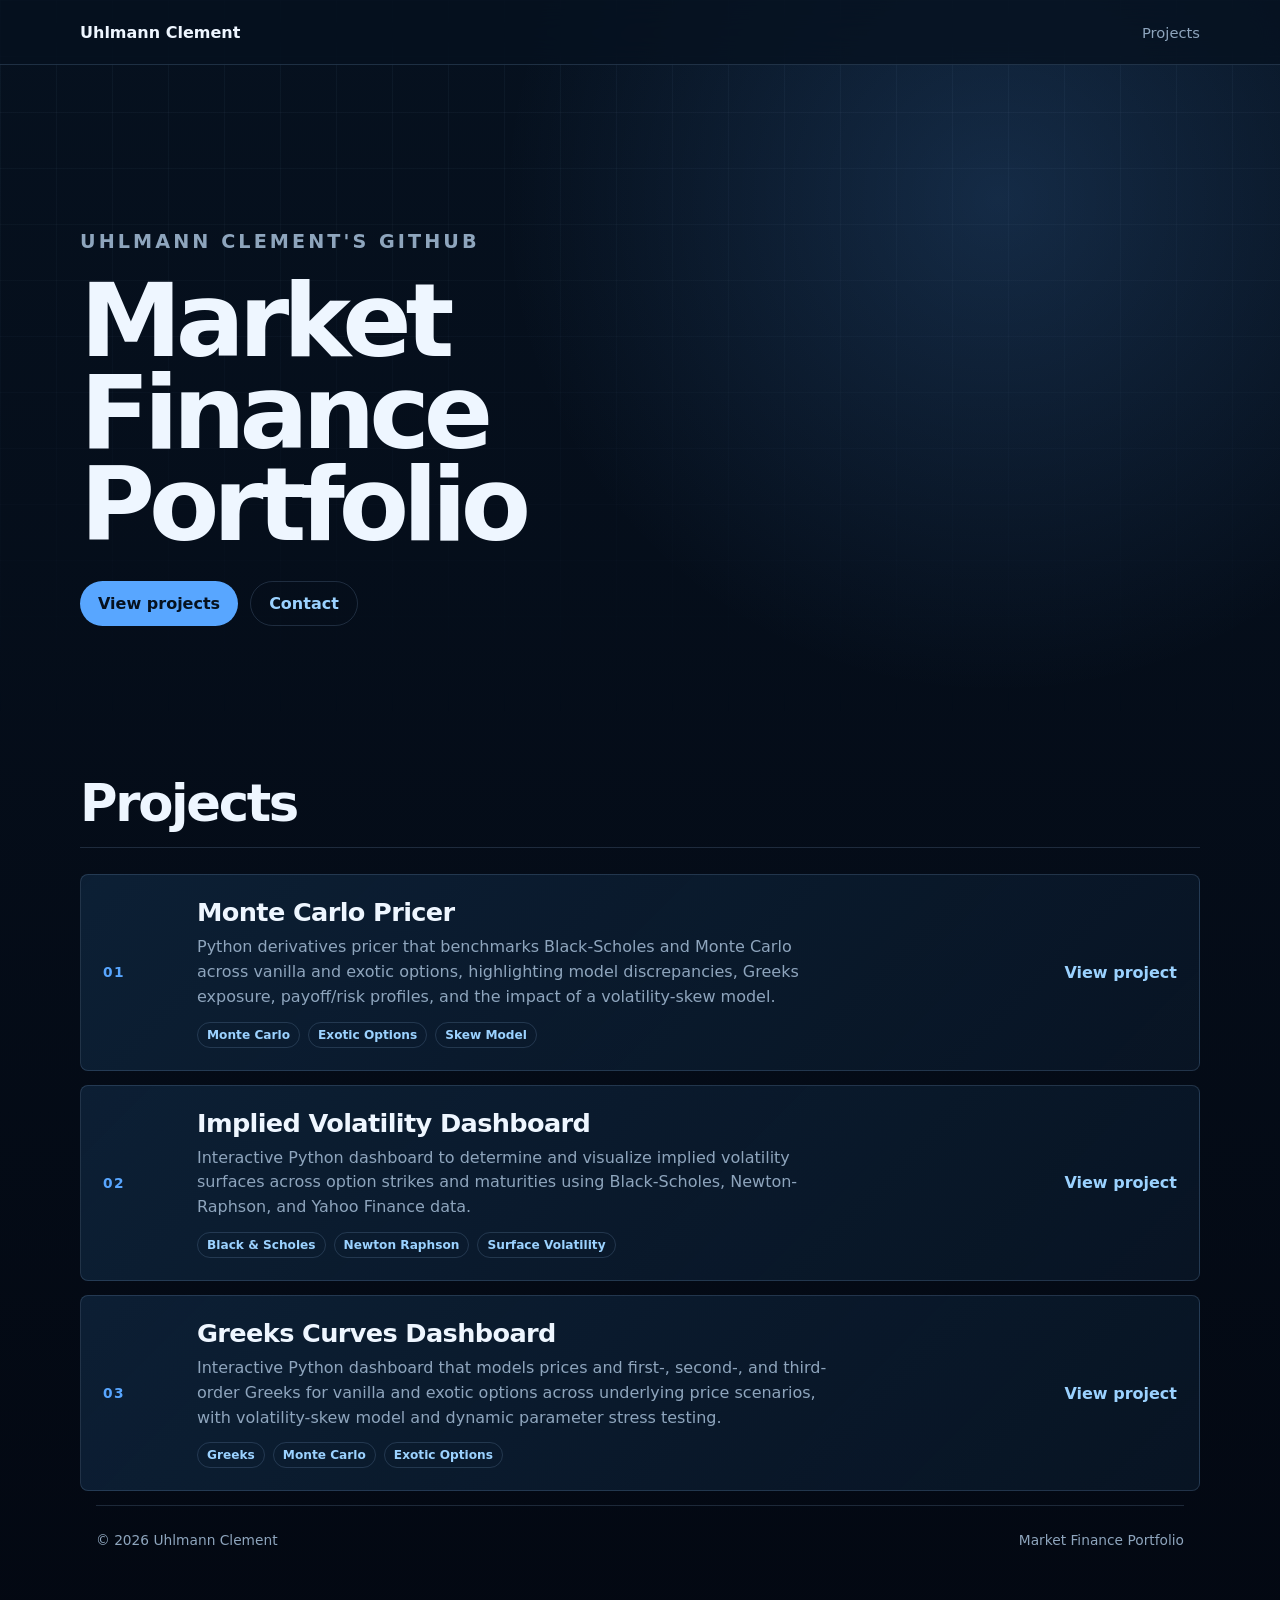
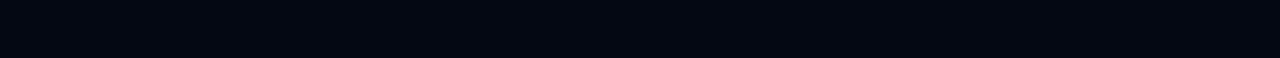
<file: index.html>
<!doctype html>
<html lang="en">
  <head>
    <meta charset="utf-8" />
    <meta name="viewport" content="width=device-width, initial-scale=1" />
    <meta
      name="description"
      content="Finance projects portfolio focused on market finance, quantitative analysis, and trading research."
    />
    <title>Market Finance Portfolio</title>
    <link rel="stylesheet" href="style.css" />
  </head>
  <body>
    <header class="header">
      <nav class="nav" aria-label="Main navigation">
        <a class="brand" href="#top">Uhlmann Clement</a>
        <div class="nav-links">
          <a href="#projects">Projects</a>
        </div>
      </nav>
    </header>

    <main id="top">
      <div class="hero">
        <div class="reveal">
          <p class="eyebrow">Uhlmann Clement's Github</p>
          <h1>Market Finance Portfolio</h1>
          <div class="actions">
            <a class="button primary" href="#projects">View projects</a>
            <a class="button secondary" href="mailto:your.email@example.com">Contact</a>
          </div>
        </div>
      </div>

      <section id="projects" aria-labelledby="projects-title">
        <div class="section-head reveal">
          <h2 id="projects-title">Projects</h2>
        </div>

        <div class="projects">
          <article class="project reveal">
            <div class="number">01</div>
            <div>
              <h3>Monte Carlo Pricer</h3>
              <p>Python derivatives pricer that benchmarks Black-Scholes and Monte Carlo across vanilla and exotic options, highlighting model discrepancies, Greeks exposure, payoff/risk profiles, and the impact of a volatility-skew model.</p>
              <div class="tags">
                <span class="tag">Monte Carlo</span>
                <span class="tag">Exotic Options</span>
                <span class="tag">Skew Model</span>
              </div>
            </div>
            <a class="project-link" href="projects/monte-carlo-pricer/">View project</a>
          </article>

          <article class="project reveal">
            <div class="number">02</div>
            <div>
              <h3>Implied Volatility Dashboard</h3>
              <p>Interactive Python dashboard to determine and visualize implied volatility surfaces across option strikes and maturities using Black-Scholes, Newton-Raphson, and Yahoo Finance data.</p>
              <div class="tags">
                <span class="tag">Black & Scholes</span>
                <span class="tag">Newton Raphson</span>
                <span class="tag">Surface Volatility</span>
              </div>
            </div>
            <a class="project-link" href="projects/implied-volatility-dashboard/">View project</a>
          </article>
         
          <article class="project reveal">
            <div class="number">03</div>
            <div>
              <h3>Greeks Curves Dashboard</h3>
              <p>Interactive Python dashboard that models prices and first-, second-, and third-order Greeks for vanilla and exotic options across underlying price scenarios, with volatility-skew model and dynamic parameter stress testing.</p>
              <div class="tags">
                <span class="tag">Greeks</span>
                <span class="tag">Monte Carlo</span>
                <span class="tag">Exotic Options</span>
              </div>
            </div>
            <a class="project-link" href="projects/greeks-curves-dashboard/">View project</a>
          </article>

    <footer class="footer">
      <span>© <span id="year"></span> Uhlmann Clement</span>
      <span>Market Finance Portfolio</span>
    </footer>

    <script>
      const observer = new IntersectionObserver(
        (entries) => {
          entries.forEach((entry) => {
            if (entry.isIntersecting) {
              entry.target.classList.add("visible");
              observer.unobserve(entry.target);
            }
          });
        },
        { threshold: 0.14 }
      );

      document.querySelectorAll(".reveal").forEach((item) => observer.observe(item));
      document.querySelector("#year").textContent = new Date().getFullYear();
    </script>
  </body>
</html>
</file>
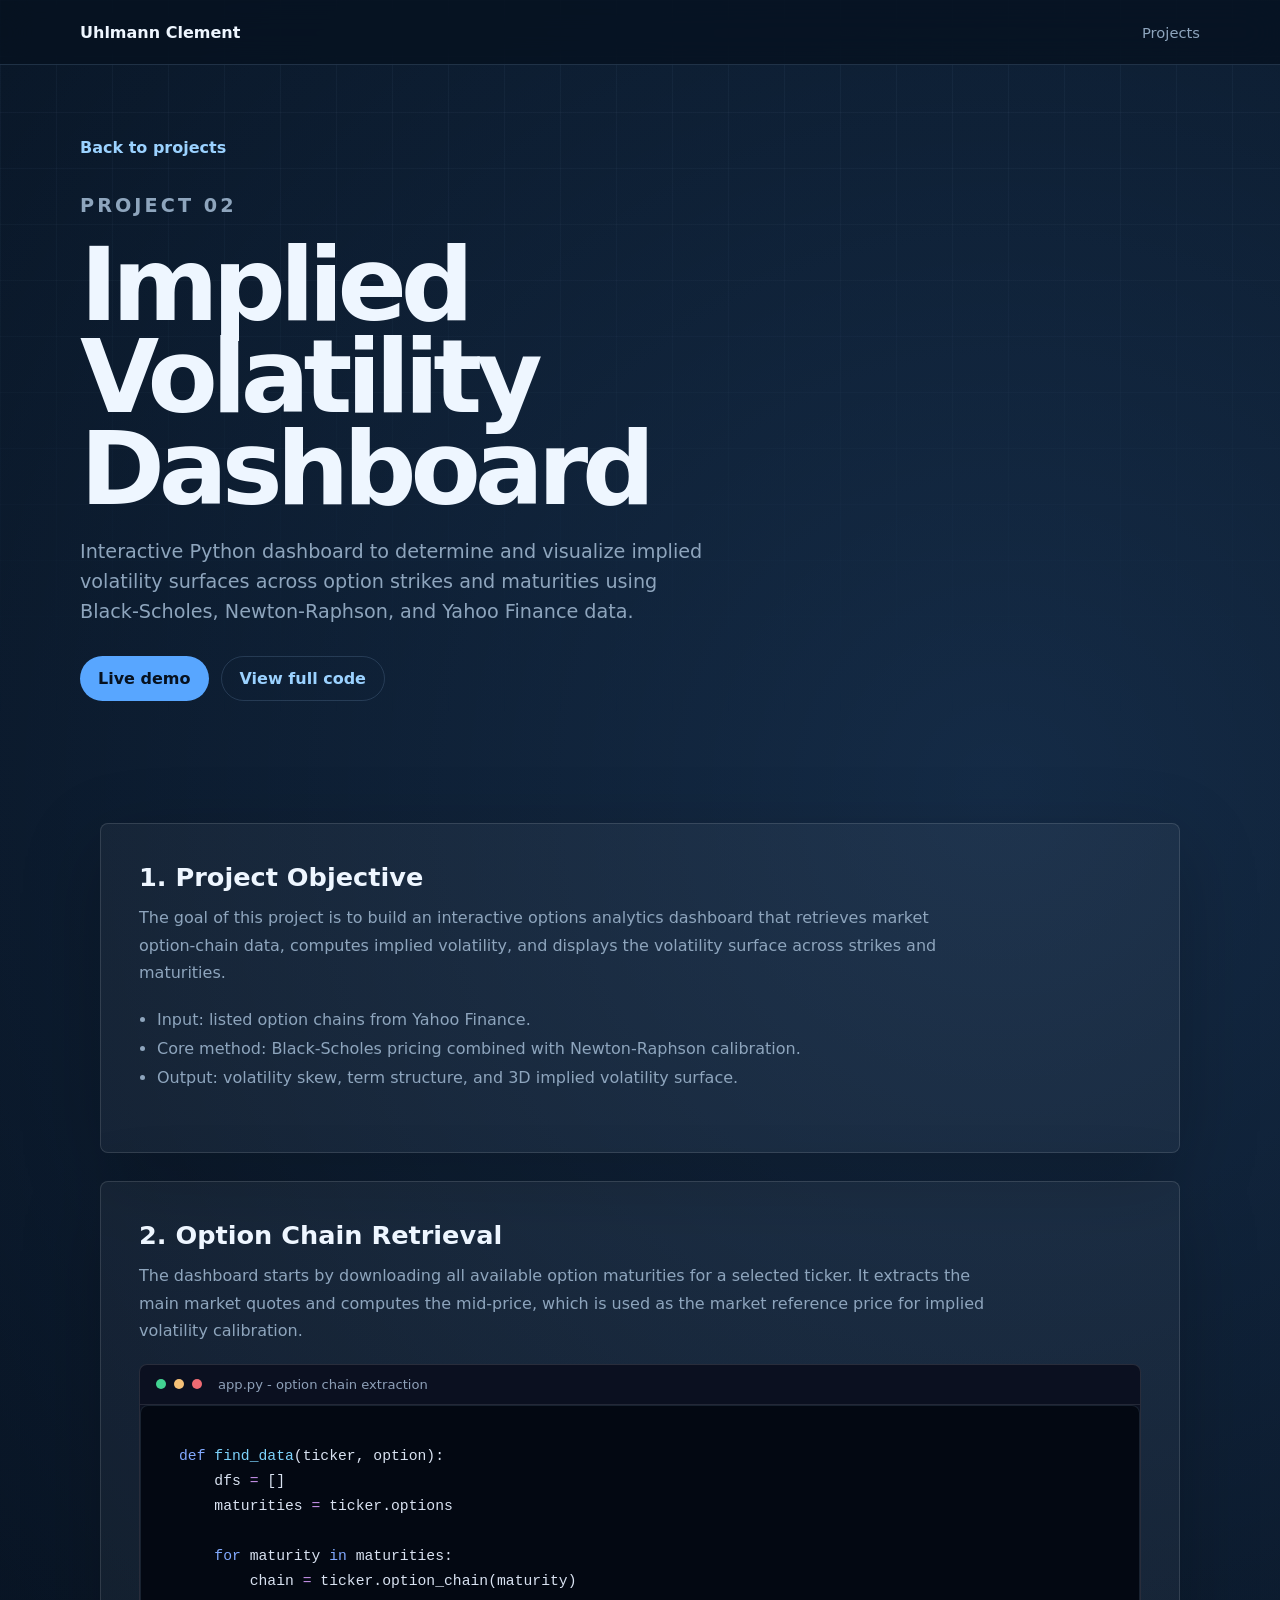
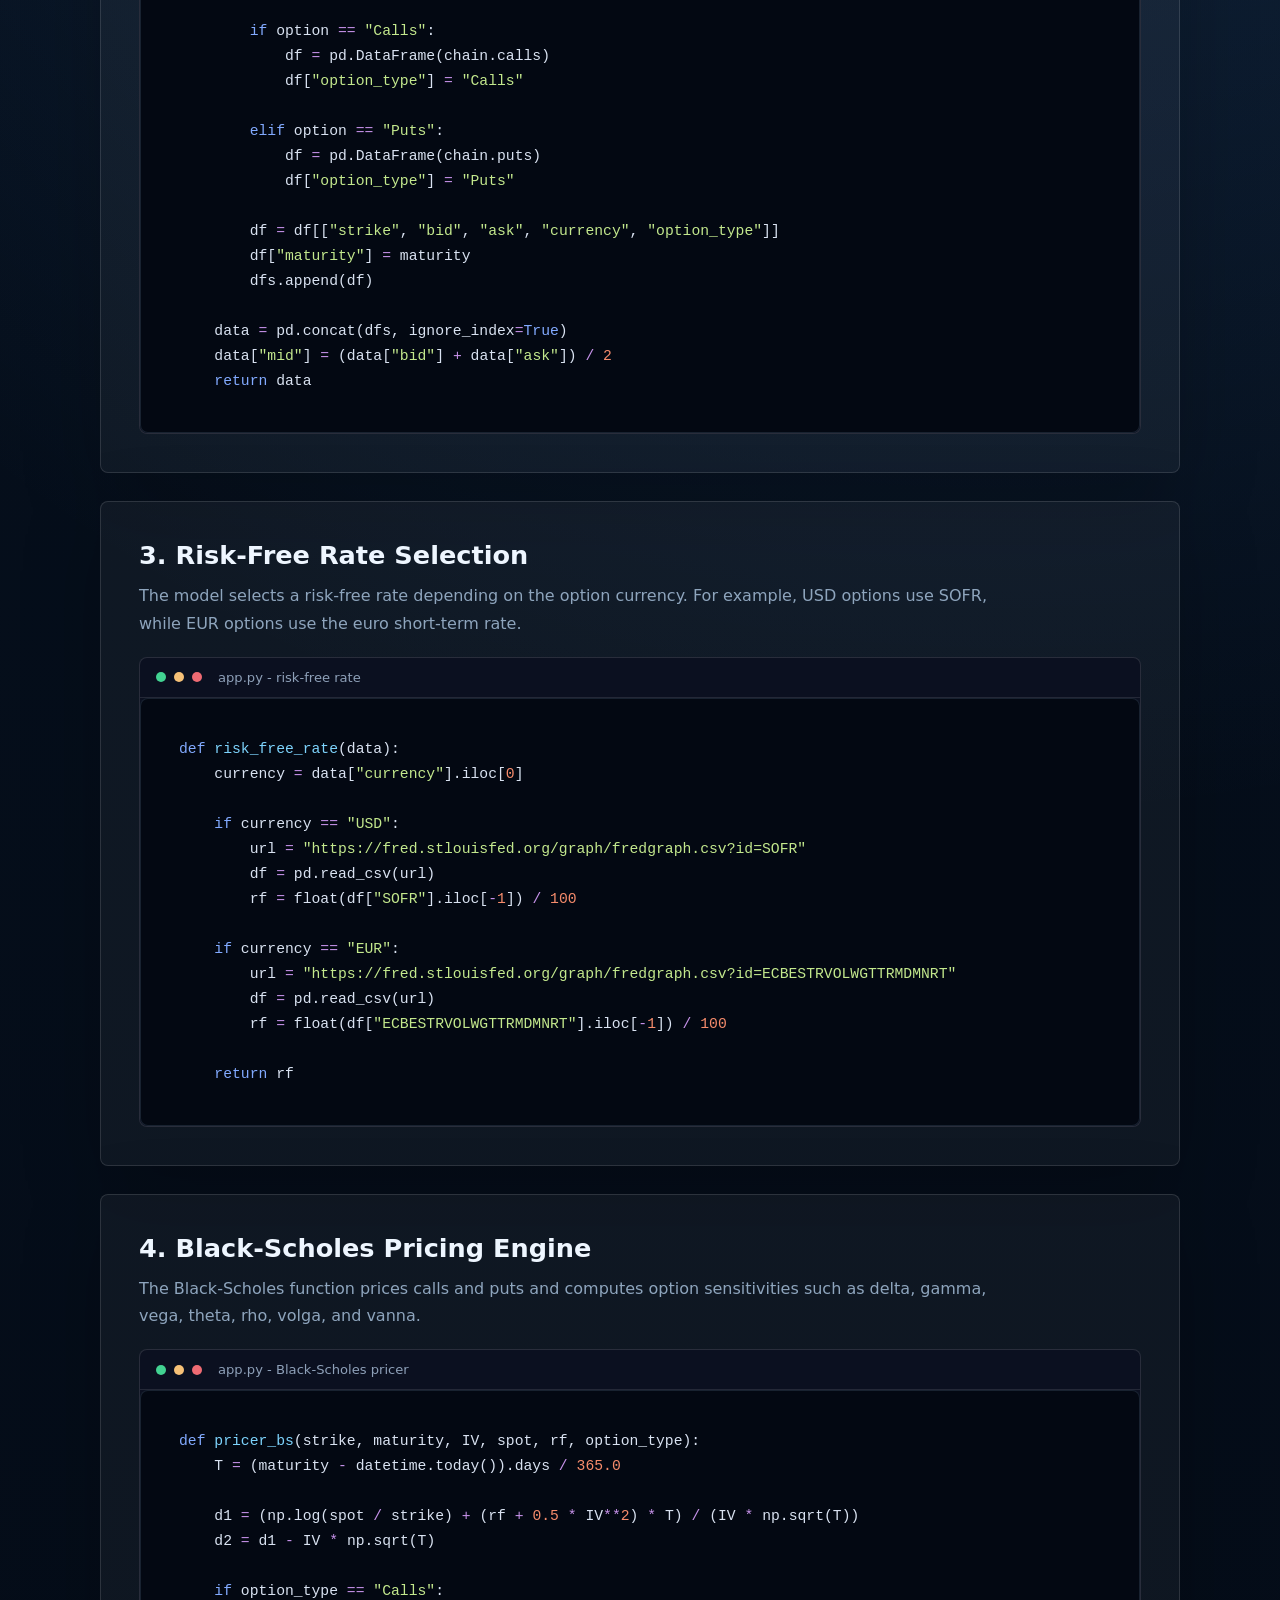
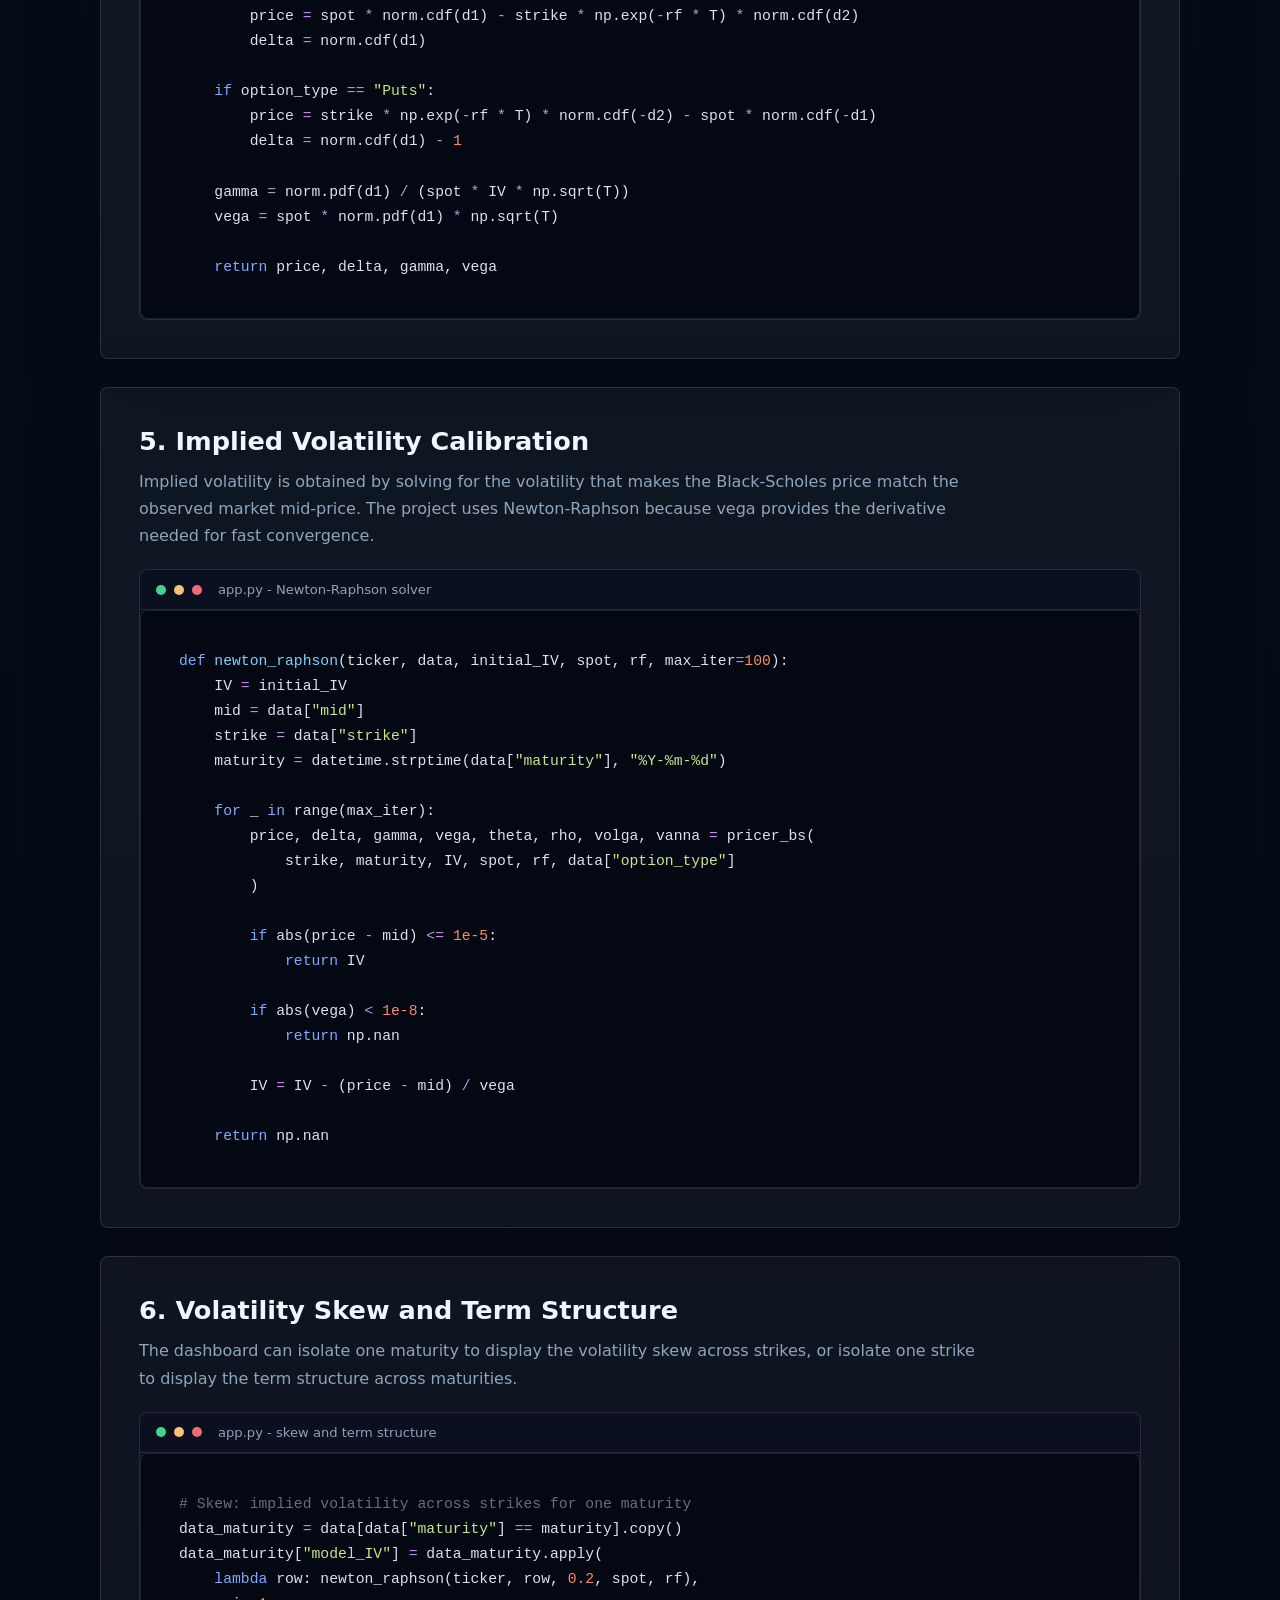
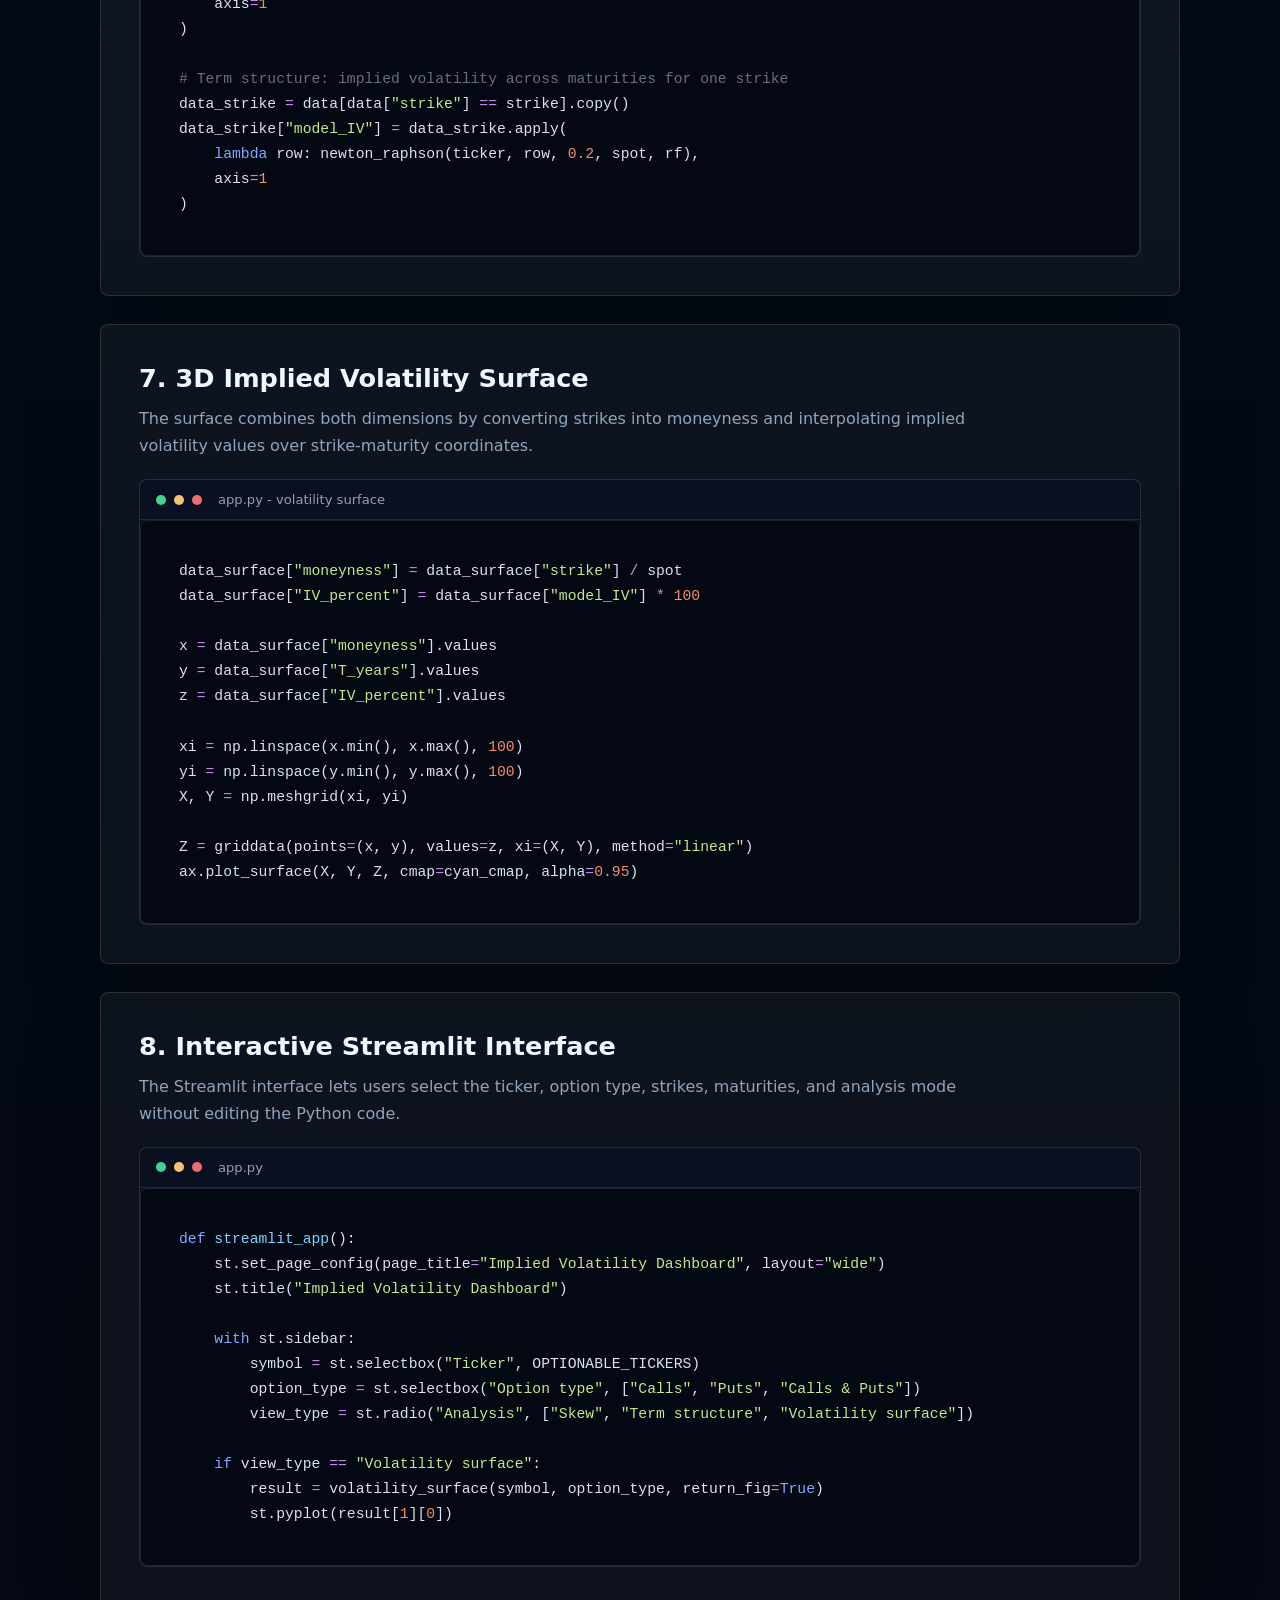
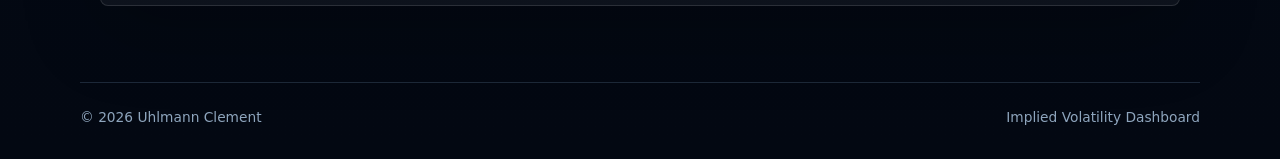
<file: projects/implied-volatility-dashboard/index.html>
<!doctype html>
<html lang="en">
  <head>
    <meta charset="utf-8" />
    <meta name="viewport" content="width=device-width, initial-scale=1" />
    <meta
      name="description"
      content="Interactive Python dashboard to determine and visualize implied volatility surfaces across option strikes and maturities using Black-Scholes, Newton-Raphson, and Yahoo Finance data."
    />
    <title>Implied Volatility Dashboard</title>
    <link rel="stylesheet" href="../../style.css" />
    <style>
      .project-breakdown {
        display: flex;
        flex-direction: column;
        gap: 28px;
        width: min(1120px, calc(100% - 40px));
        margin: 0 auto;
      }

      .breakdown-card {
        width: 100%;
        border: 1px solid rgba(255, 255, 255, 0.12);
        border-radius: 8px;
        background: rgba(255, 255, 255, 0.045);
        padding: clamp(22px, 4vw, 38px);
        box-shadow: 0 24px 80px rgba(0, 0, 0, 0.22);
      }

      .breakdown-card h3 {
        margin: 0 0 12px;
        font-size: clamp(1.25rem, 2vw, 1.75rem);
      }

      .breakdown-card p {
        max-width: 850px;
        margin: 0 0 20px;
        color: var(--muted, #a8b0bd);
        line-height: 1.7;
      }

      .breakdown-card ul {
        margin: 0 0 22px;
        padding-left: 18px;
        color: var(--muted, #a8b0bd);
        line-height: 1.8;
      }

      .code-window {
        overflow: hidden;
        border: 1px solid rgba(255, 255, 255, 0.12);
        border-radius: 8px;
        background: #0b1020;
      }

      .code-window-header {
        display: flex;
        align-items: center;
        gap: 8px;
        padding: 12px 16px;
        border-bottom: 1px solid rgba(255, 255, 255, 0.1);
        color: #8ea0b8;
        font-size: 0.82rem;
      }

      .code-dot {
        width: 10px;
        height: 10px;
        border-radius: 999px;
        background: #42d392;
      }

      .code-dot:nth-child(2) {
        background: #f6c177;
      }

      .code-dot:nth-child(3) {
        background: #ef6b73;
        margin-right: 8px;
      }

      .code-window pre {
        margin: 0;
        padding: 20px;
        overflow-x: auto;
      }

      .code-window code {
        color: #d9e2f1;
        font-size: 0.92rem;
        line-height: 1.7;
      }

      .code-keyword {
        color: #82aaff;
      }

      .code-function {
        color: #7dd3fc;
      }

      .code-string {
        color: #c3e88d;
      }

      .code-number {
        color: #f78c6c;
      }

      .code-comment {
        color: #637083;
      }

      .code-operator {
        color: #c792ea;
      }
    </style>
  </head>
  <body>
    <header class="header">
      <nav class="nav" aria-label="Main navigation">
        <a class="brand" href="../../index.html">Uhlmann Clement</a>
        <div class="nav-links">
          <a href="../../index.html#projects">Projects</a>
        </div>
      </nav>
    </header>

    <main>
      <div class="hero project-detail-hero">
        <div class="reveal">
          <a class="back-link" href="../../index.html#projects">Back to projects</a>
          <p class="eyebrow">Project 02</p>
          <h1>Implied Volatility Dashboard</h1>
          <p>
            Interactive Python dashboard to determine and visualize implied volatility surfaces across option strikes and maturities using Black-Scholes, Newton-Raphson, and Yahoo Finance data.
          </p>
          <div class="actions">
            <a class="button primary" href="https://implied-volatility-dashboard-hzn7ckntvlsqtecdxnnvbs.streamlit.app/" target="_blank" rel="noreferrer">Live demo</a>
            <a class="button secondary" href="https://github.com/ClementUlmn/Implied-Volatility-Dashboard/blob/main/app.py" target="_blank" rel="noreferrer">View full code</a>
          </div>
        </div>
      </div>

      <section class="content-section">
        <div class="project-breakdown">
          <article class="breakdown-card reveal">
            <h3>1. Project Objective</h3>
            <p>
              The goal of this project is to build an interactive options analytics dashboard that retrieves market option-chain data, computes implied volatility, and displays the volatility surface across strikes and maturities.
            </p>
            <ul>
              <li>Input: listed option chains from Yahoo Finance.</li>
              <li>Core method: Black-Scholes pricing combined with Newton-Raphson calibration.</li>
              <li>Output: volatility skew, term structure, and 3D implied volatility surface.</li>
            </ul>
          </article>

          <article class="breakdown-card reveal">
            <h3>2. Option Chain Retrieval</h3>
            <p>
              The dashboard starts by downloading all available option maturities for a selected ticker. It extracts the main market quotes and computes the mid-price, which is used as the market reference price for implied volatility calibration.
            </p>
            <div class="code-window">
              <div class="code-window-header">
                <span class="code-dot"></span>
                <span class="code-dot"></span>
                <span class="code-dot"></span>
                <span>app.py - option chain extraction</span>
              </div>
              <pre><code><span class="code-keyword">def</span> <span class="code-function">find_data</span>(ticker, option):
    dfs <span class="code-operator">=</span> []
    maturities <span class="code-operator">=</span> ticker.options

    <span class="code-keyword">for</span> maturity <span class="code-keyword">in</span> maturities:
        chain <span class="code-operator">=</span> ticker.option_chain(maturity)

        <span class="code-keyword">if</span> option <span class="code-operator">==</span> <span class="code-string">"Calls"</span>:
            df <span class="code-operator">=</span> pd.DataFrame(chain.calls)
            df[<span class="code-string">"option_type"</span>] <span class="code-operator">=</span> <span class="code-string">"Calls"</span>

        <span class="code-keyword">elif</span> option <span class="code-operator">==</span> <span class="code-string">"Puts"</span>:
            df <span class="code-operator">=</span> pd.DataFrame(chain.puts)
            df[<span class="code-string">"option_type"</span>] <span class="code-operator">=</span> <span class="code-string">"Puts"</span>

        df <span class="code-operator">=</span> df[[<span class="code-string">"strike"</span>, <span class="code-string">"bid"</span>, <span class="code-string">"ask"</span>, <span class="code-string">"currency"</span>, <span class="code-string">"option_type"</span>]]
        df[<span class="code-string">"maturity"</span>] <span class="code-operator">=</span> maturity
        dfs.append(df)

    data <span class="code-operator">=</span> pd.concat(dfs, ignore_index<span class="code-operator">=</span><span class="code-keyword">True</span>)
    data[<span class="code-string">"mid"</span>] <span class="code-operator">=</span> (data[<span class="code-string">"bid"</span>] <span class="code-operator">+</span> data[<span class="code-string">"ask"</span>]) <span class="code-operator">/</span> <span class="code-number">2</span>
    <span class="code-keyword">return</span> data</code></pre>
            </div>
          </article>

          <article class="breakdown-card reveal">
            <h3>3. Risk-Free Rate Selection</h3>
            <p>
              The model selects a risk-free rate depending on the option currency. For example, USD options use SOFR, while EUR options use the euro short-term rate.
            </p>
            <div class="code-window">
              <div class="code-window-header">
                <span class="code-dot"></span>
                <span class="code-dot"></span>
                <span class="code-dot"></span>
                <span>app.py - risk-free rate</span>
              </div>
              <pre><code><span class="code-keyword">def</span> <span class="code-function">risk_free_rate</span>(data):
    currency <span class="code-operator">=</span> data[<span class="code-string">"currency"</span>].iloc[<span class="code-number">0</span>]

    <span class="code-keyword">if</span> currency <span class="code-operator">==</span> <span class="code-string">"USD"</span>:
        url <span class="code-operator">=</span> <span class="code-string">"https://fred.stlouisfed.org/graph/fredgraph.csv?id=SOFR"</span>
        df <span class="code-operator">=</span> pd.read_csv(url)
        rf <span class="code-operator">=</span> float(df[<span class="code-string">"SOFR"</span>].iloc[<span class="code-operator">-</span><span class="code-number">1</span>]) <span class="code-operator">/</span> <span class="code-number">100</span>

    <span class="code-keyword">if</span> currency <span class="code-operator">==</span> <span class="code-string">"EUR"</span>:
        url <span class="code-operator">=</span> <span class="code-string">"https://fred.stlouisfed.org/graph/fredgraph.csv?id=ECBESTRVOLWGTTRMDMNRT"</span>
        df <span class="code-operator">=</span> pd.read_csv(url)
        rf <span class="code-operator">=</span> float(df[<span class="code-string">"ECBESTRVOLWGTTRMDMNRT"</span>].iloc[<span class="code-operator">-</span><span class="code-number">1</span>]) <span class="code-operator">/</span> <span class="code-number">100</span>

    <span class="code-keyword">return</span> rf</code></pre>
            </div>
          </article>

          <article class="breakdown-card reveal">
            <h3>4. Black-Scholes Pricing Engine</h3>
            <p>
              The Black-Scholes function prices calls and puts and computes option sensitivities such as delta, gamma, vega, theta, rho, volga, and vanna.
            </p>
            <div class="code-window">
              <div class="code-window-header">
                <span class="code-dot"></span>
                <span class="code-dot"></span>
                <span class="code-dot"></span>
                <span>app.py - Black-Scholes pricer</span>
              </div>
              <pre><code><span class="code-keyword">def</span> <span class="code-function">pricer_bs</span>(strike, maturity, IV, spot, rf, option_type):
    T <span class="code-operator">=</span> (maturity <span class="code-operator">-</span> datetime.today()).days <span class="code-operator">/</span> <span class="code-number">365.0</span>

    d1 <span class="code-operator">=</span> (np.log(spot <span class="code-operator">/</span> strike) <span class="code-operator">+</span> (rf <span class="code-operator">+</span> <span class="code-number">0.5</span> <span class="code-operator">*</span> IV<span class="code-operator">**</span><span class="code-number">2</span>) <span class="code-operator">*</span> T) <span class="code-operator">/</span> (IV <span class="code-operator">*</span> np.sqrt(T))
    d2 <span class="code-operator">=</span> d1 <span class="code-operator">-</span> IV <span class="code-operator">*</span> np.sqrt(T)

    <span class="code-keyword">if</span> option_type <span class="code-operator">==</span> <span class="code-string">"Calls"</span>:
        price <span class="code-operator">=</span> spot <span class="code-operator">*</span> norm.cdf(d1) <span class="code-operator">-</span> strike <span class="code-operator">*</span> np.exp(<span class="code-operator">-</span>rf <span class="code-operator">*</span> T) <span class="code-operator">*</span> norm.cdf(d2)
        delta <span class="code-operator">=</span> norm.cdf(d1)

    <span class="code-keyword">if</span> option_type <span class="code-operator">==</span> <span class="code-string">"Puts"</span>:
        price <span class="code-operator">=</span> strike <span class="code-operator">*</span> np.exp(<span class="code-operator">-</span>rf <span class="code-operator">*</span> T) <span class="code-operator">*</span> norm.cdf(<span class="code-operator">-</span>d2) <span class="code-operator">-</span> spot <span class="code-operator">*</span> norm.cdf(<span class="code-operator">-</span>d1)
        delta <span class="code-operator">=</span> norm.cdf(d1) <span class="code-operator">-</span> <span class="code-number">1</span>

    gamma <span class="code-operator">=</span> norm.pdf(d1) <span class="code-operator">/</span> (spot <span class="code-operator">*</span> IV <span class="code-operator">*</span> np.sqrt(T))
    vega <span class="code-operator">=</span> spot <span class="code-operator">*</span> norm.pdf(d1) <span class="code-operator">*</span> np.sqrt(T)

    <span class="code-keyword">return</span> price, delta, gamma, vega</code></pre>
            </div>
          </article>

          <article class="breakdown-card reveal">
            <h3>5. Implied Volatility Calibration</h3>
            <p>
              Implied volatility is obtained by solving for the volatility that makes the Black-Scholes price match the observed market mid-price. The project uses Newton-Raphson because vega provides the derivative needed for fast convergence.
            </p>
            <div class="code-window">
              <div class="code-window-header">
                <span class="code-dot"></span>
                <span class="code-dot"></span>
                <span class="code-dot"></span>
                <span>app.py - Newton-Raphson solver</span>
              </div>
              <pre><code><span class="code-keyword">def</span> <span class="code-function">newton_raphson</span>(ticker, data, initial_IV, spot, rf, max_iter<span class="code-operator">=</span><span class="code-number">100</span>):
    IV <span class="code-operator">=</span> initial_IV
    mid <span class="code-operator">=</span> data[<span class="code-string">"mid"</span>]
    strike <span class="code-operator">=</span> data[<span class="code-string">"strike"</span>]
    maturity <span class="code-operator">=</span> datetime.strptime(data[<span class="code-string">"maturity"</span>], <span class="code-string">"%Y-%m-%d"</span>)

    <span class="code-keyword">for</span> _ <span class="code-keyword">in</span> range(max_iter):
        price, delta, gamma, vega, theta, rho, volga, vanna <span class="code-operator">=</span> pricer_bs(
            strike, maturity, IV, spot, rf, data[<span class="code-string">"option_type"</span>]
        )

        <span class="code-keyword">if</span> abs(price <span class="code-operator">-</span> mid) <span class="code-operator">&lt;=</span> <span class="code-number">1e-5</span>:
            <span class="code-keyword">return</span> IV

        <span class="code-keyword">if</span> abs(vega) <span class="code-operator">&lt;</span> <span class="code-number">1e-8</span>:
            <span class="code-keyword">return</span> np.nan

        IV <span class="code-operator">=</span> IV <span class="code-operator">-</span> (price <span class="code-operator">-</span> mid) <span class="code-operator">/</span> vega

    <span class="code-keyword">return</span> np.nan</code></pre>
            </div>
          </article>

          <article class="breakdown-card reveal">
            <h3>6. Volatility Skew and Term Structure</h3>
            <p>
              The dashboard can isolate one maturity to display the volatility skew across strikes, or isolate one strike to display the term structure across maturities.
            </p>
            <div class="code-window">
              <div class="code-window-header">
                <span class="code-dot"></span>
                <span class="code-dot"></span>
                <span class="code-dot"></span>
                <span>app.py - skew and term structure</span>
              </div>
              <pre><code><span class="code-comment"># Skew: implied volatility across strikes for one maturity</span>
data_maturity <span class="code-operator">=</span> data[data[<span class="code-string">"maturity"</span>] <span class="code-operator">==</span> maturity].copy()
data_maturity[<span class="code-string">"model_IV"</span>] <span class="code-operator">=</span> data_maturity.apply(
    <span class="code-keyword">lambda</span> row: newton_raphson(ticker, row, <span class="code-number">0.2</span>, spot, rf),
    axis<span class="code-operator">=</span><span class="code-number">1</span>
)

<span class="code-comment"># Term structure: implied volatility across maturities for one strike</span>
data_strike <span class="code-operator">=</span> data[data[<span class="code-string">"strike"</span>] <span class="code-operator">==</span> strike].copy()
data_strike[<span class="code-string">"model_IV"</span>] <span class="code-operator">=</span> data_strike.apply(
    <span class="code-keyword">lambda</span> row: newton_raphson(ticker, row, <span class="code-number">0.2</span>, spot, rf),
    axis<span class="code-operator">=</span><span class="code-number">1</span>
)</code></pre>
            </div>
          </article>

          <article class="breakdown-card reveal">
            <h3>7. 3D Implied Volatility Surface</h3>
            <p>
              The surface combines both dimensions by converting strikes into moneyness and interpolating implied volatility values over strike-maturity coordinates.
            </p>
            <div class="code-window">
              <div class="code-window-header">
                <span class="code-dot"></span>
                <span class="code-dot"></span>
                <span class="code-dot"></span>
                <span>app.py - volatility surface</span>
              </div>
              <pre><code>data_surface[<span class="code-string">"moneyness"</span>] <span class="code-operator">=</span> data_surface[<span class="code-string">"strike"</span>] <span class="code-operator">/</span> spot
data_surface[<span class="code-string">"IV_percent"</span>] <span class="code-operator">=</span> data_surface[<span class="code-string">"model_IV"</span>] <span class="code-operator">*</span> <span class="code-number">100</span>

x <span class="code-operator">=</span> data_surface[<span class="code-string">"moneyness"</span>].values
y <span class="code-operator">=</span> data_surface[<span class="code-string">"T_years"</span>].values
z <span class="code-operator">=</span> data_surface[<span class="code-string">"IV_percent"</span>].values

xi <span class="code-operator">=</span> np.linspace(x.min(), x.max(), <span class="code-number">100</span>)
yi <span class="code-operator">=</span> np.linspace(y.min(), y.max(), <span class="code-number">100</span>)
X, Y <span class="code-operator">=</span> np.meshgrid(xi, yi)

Z <span class="code-operator">=</span> griddata(points<span class="code-operator">=</span>(x, y), values<span class="code-operator">=</span>z, xi<span class="code-operator">=</span>(X, Y), method<span class="code-operator">=</span><span class="code-string">"linear"</span>)
ax.plot_surface(X, Y, Z, cmap<span class="code-operator">=</span>cyan_cmap, alpha<span class="code-operator">=</span><span class="code-number">0.95</span>)</code></pre>
            </div>
          </article>

          <article class="breakdown-card reveal">
            <h3>8. Interactive Streamlit Interface</h3>
            <p>
              The Streamlit interface lets users select the ticker, option type, strikes, maturities, and analysis mode without editing the Python code.
            </p>
            <div class="code-window">
              <div class="code-window-header">
                <span class="code-dot"></span>
                <span class="code-dot"></span>
                <span class="code-dot"></span>
                <span>app.py</span>
              </div>
              <pre><code><span class="code-keyword">def</span> <span class="code-function">streamlit_app</span>():
    st.set_page_config(page_title<span class="code-operator">=</span><span class="code-string">"Implied Volatility Dashboard"</span>, layout<span class="code-operator">=</span><span class="code-string">"wide"</span>)
    st.title(<span class="code-string">"Implied Volatility Dashboard"</span>)

    <span class="code-keyword">with</span> st.sidebar:
        symbol <span class="code-operator">=</span> st.selectbox(<span class="code-string">"Ticker"</span>, OPTIONABLE_TICKERS)
        option_type <span class="code-operator">=</span> st.selectbox(<span class="code-string">"Option type"</span>, [<span class="code-string">"Calls"</span>, <span class="code-string">"Puts"</span>, <span class="code-string">"Calls &amp; Puts"</span>])
        view_type <span class="code-operator">=</span> st.radio(<span class="code-string">"Analysis"</span>, [<span class="code-string">"Skew"</span>, <span class="code-string">"Term structure"</span>, <span class="code-string">"Volatility surface"</span>])

    <span class="code-keyword">if</span> view_type <span class="code-operator">==</span> <span class="code-string">"Volatility surface"</span>:
        result <span class="code-operator">=</span> volatility_surface(symbol, option_type, return_fig<span class="code-operator">=</span><span class="code-keyword">True</span>)
        st.pyplot(result[<span class="code-number">1</span>][<span class="code-number">0</span>])</code></pre>
            </div>
          </article>
        </div>
      </section>
    </main>

    <footer class="footer">
      <span>&copy; <span id="year"></span> Uhlmann Clement</span>
      <span>Implied Volatility Dashboard</span>
    </footer>

    <script>
      const observer = new IntersectionObserver((entries) => {
        entries.forEach((entry) => {
          if (entry.isIntersecting) {
            entry.target.classList.add("visible");
            observer.unobserve(entry.target);
          }
        });
      }, { threshold: 0.14 });

      document.querySelectorAll(".reveal").forEach((item) => observer.observe(item));
      document.querySelector("#year").textContent = new Date().getFullYear();
    </script>
  </body>
</html>
</file>
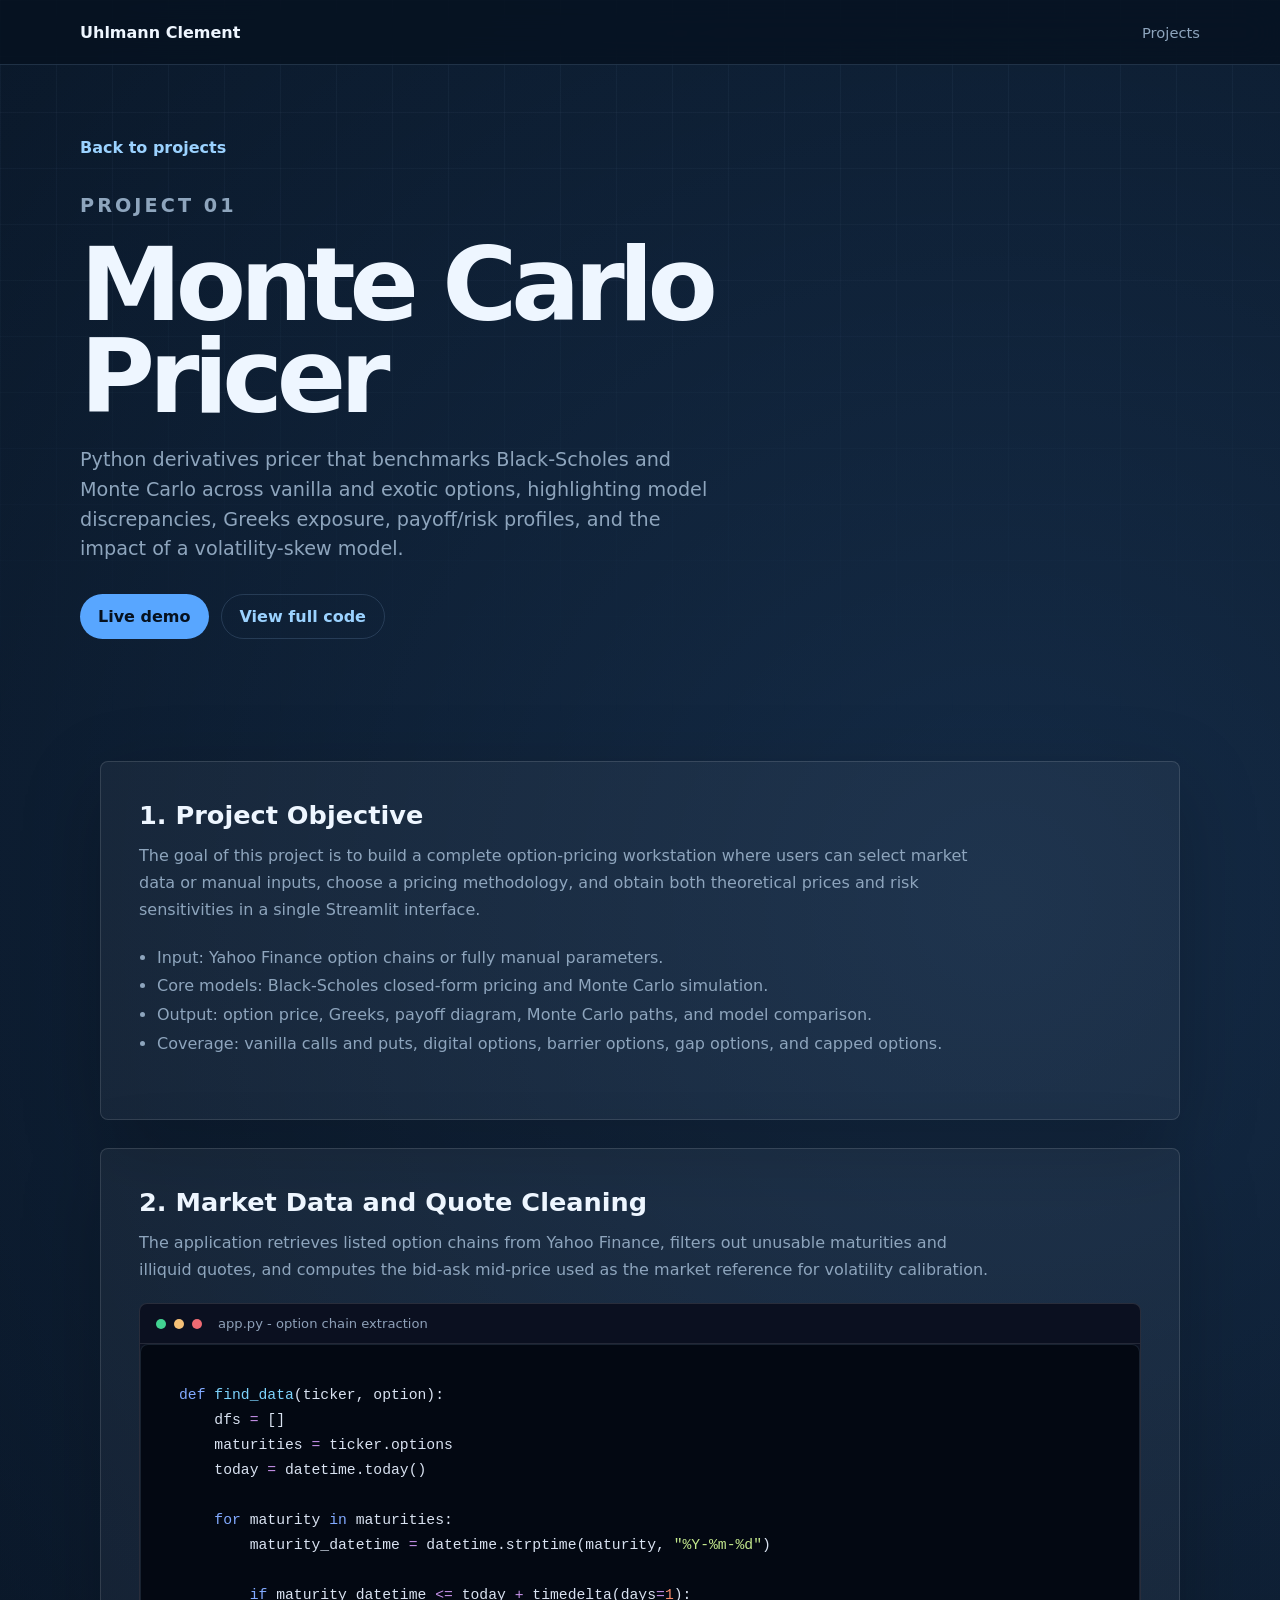
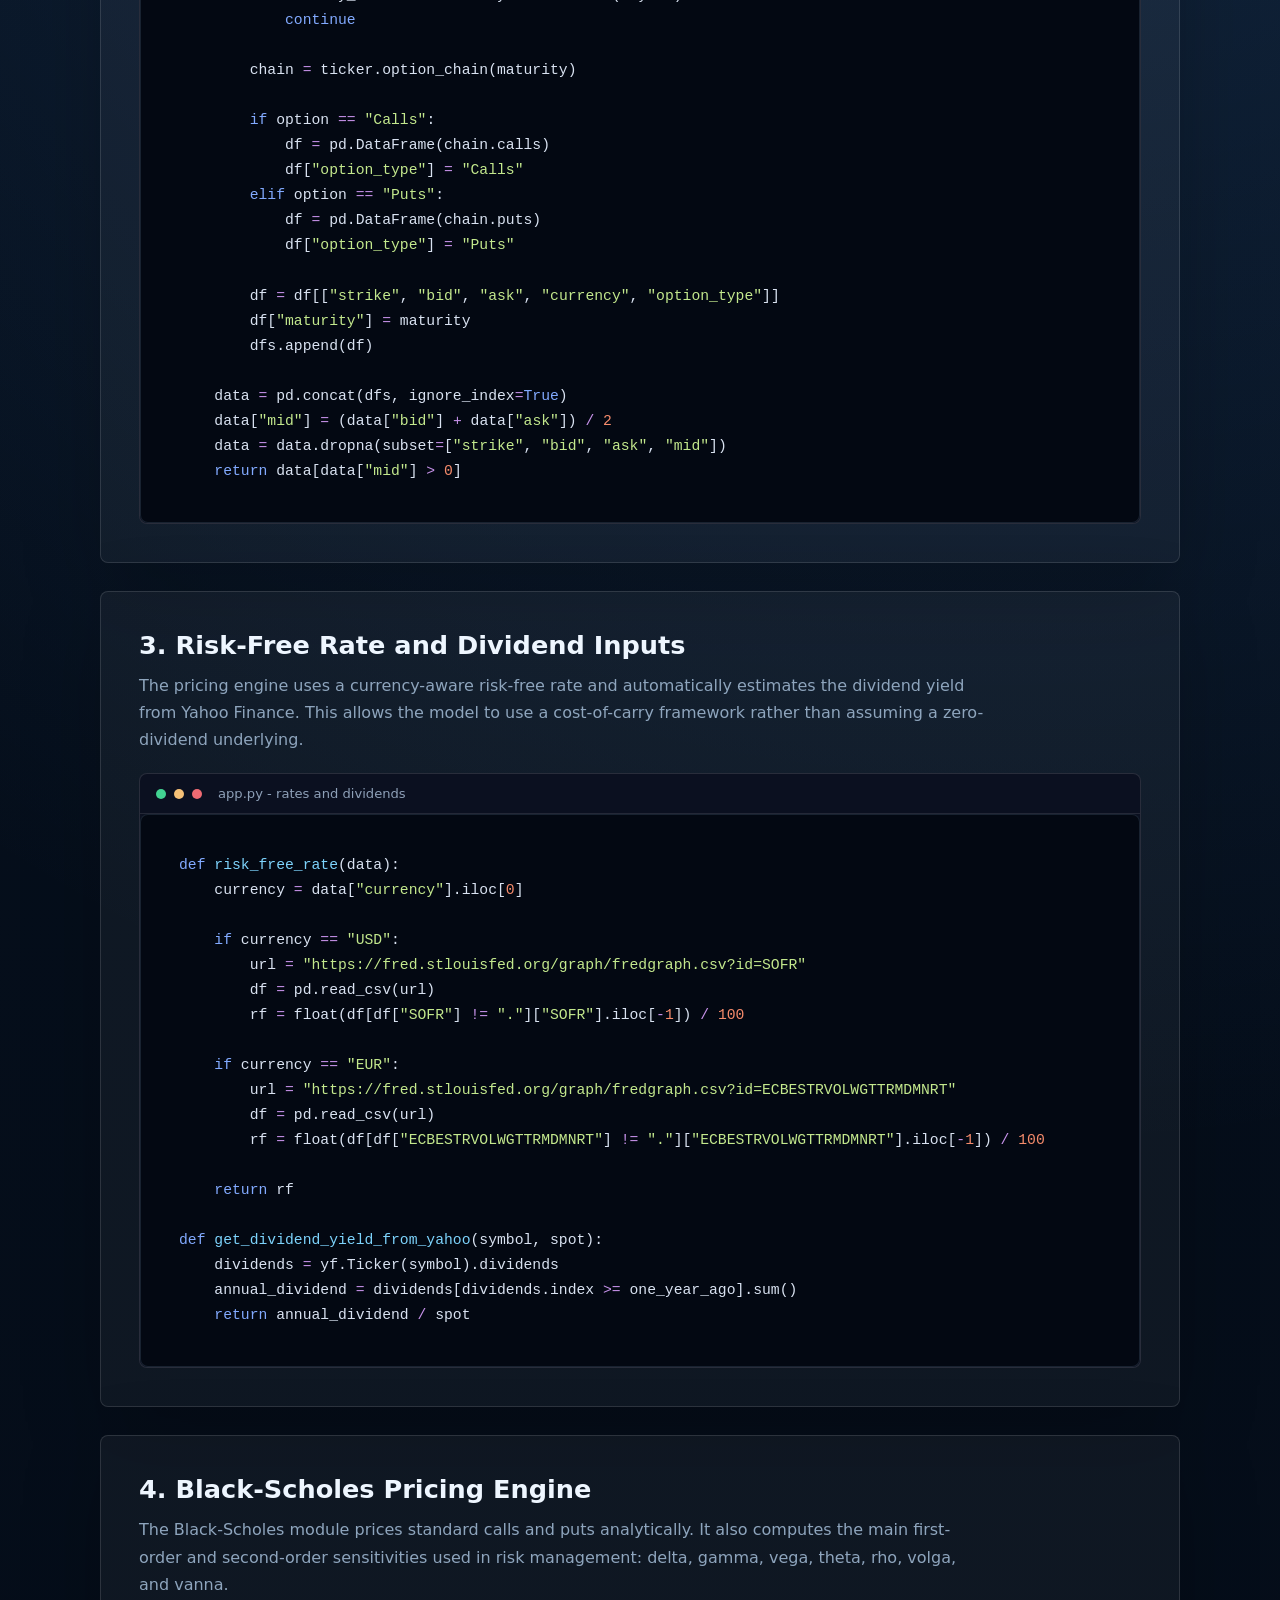
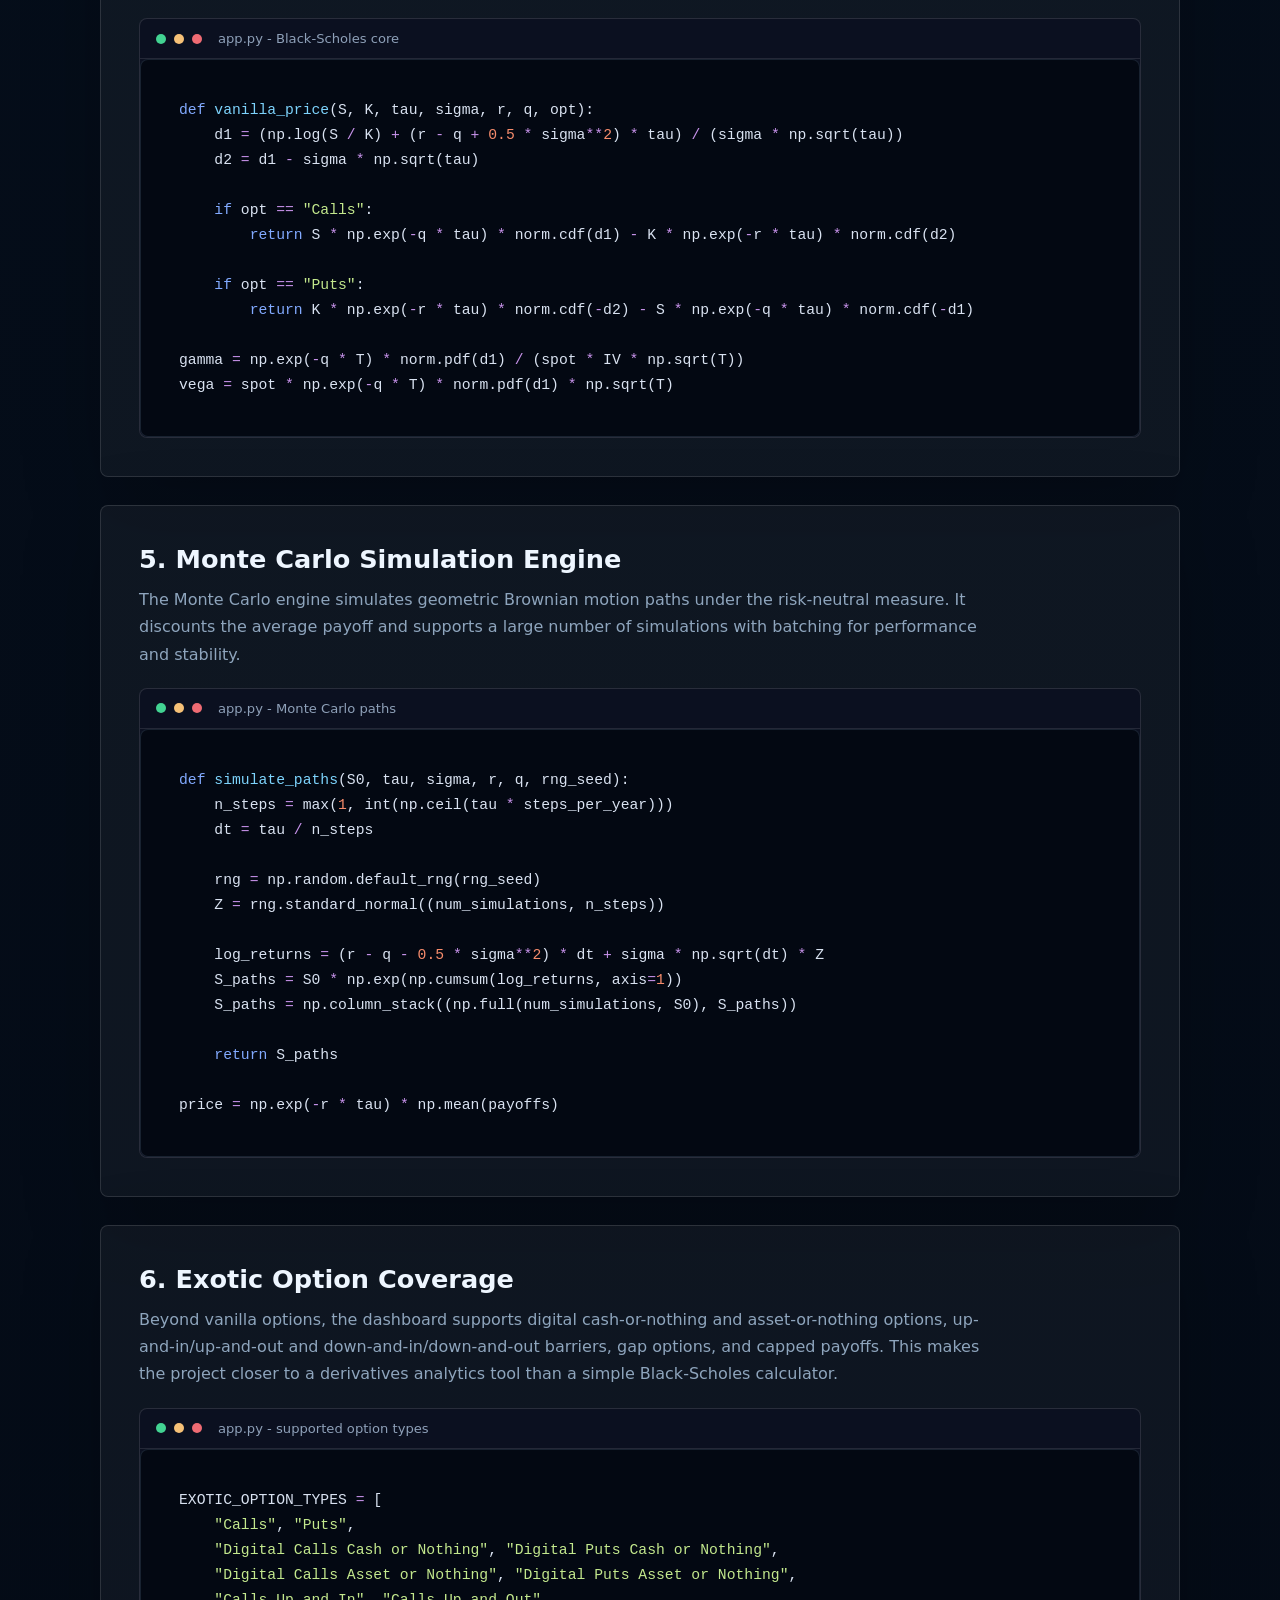
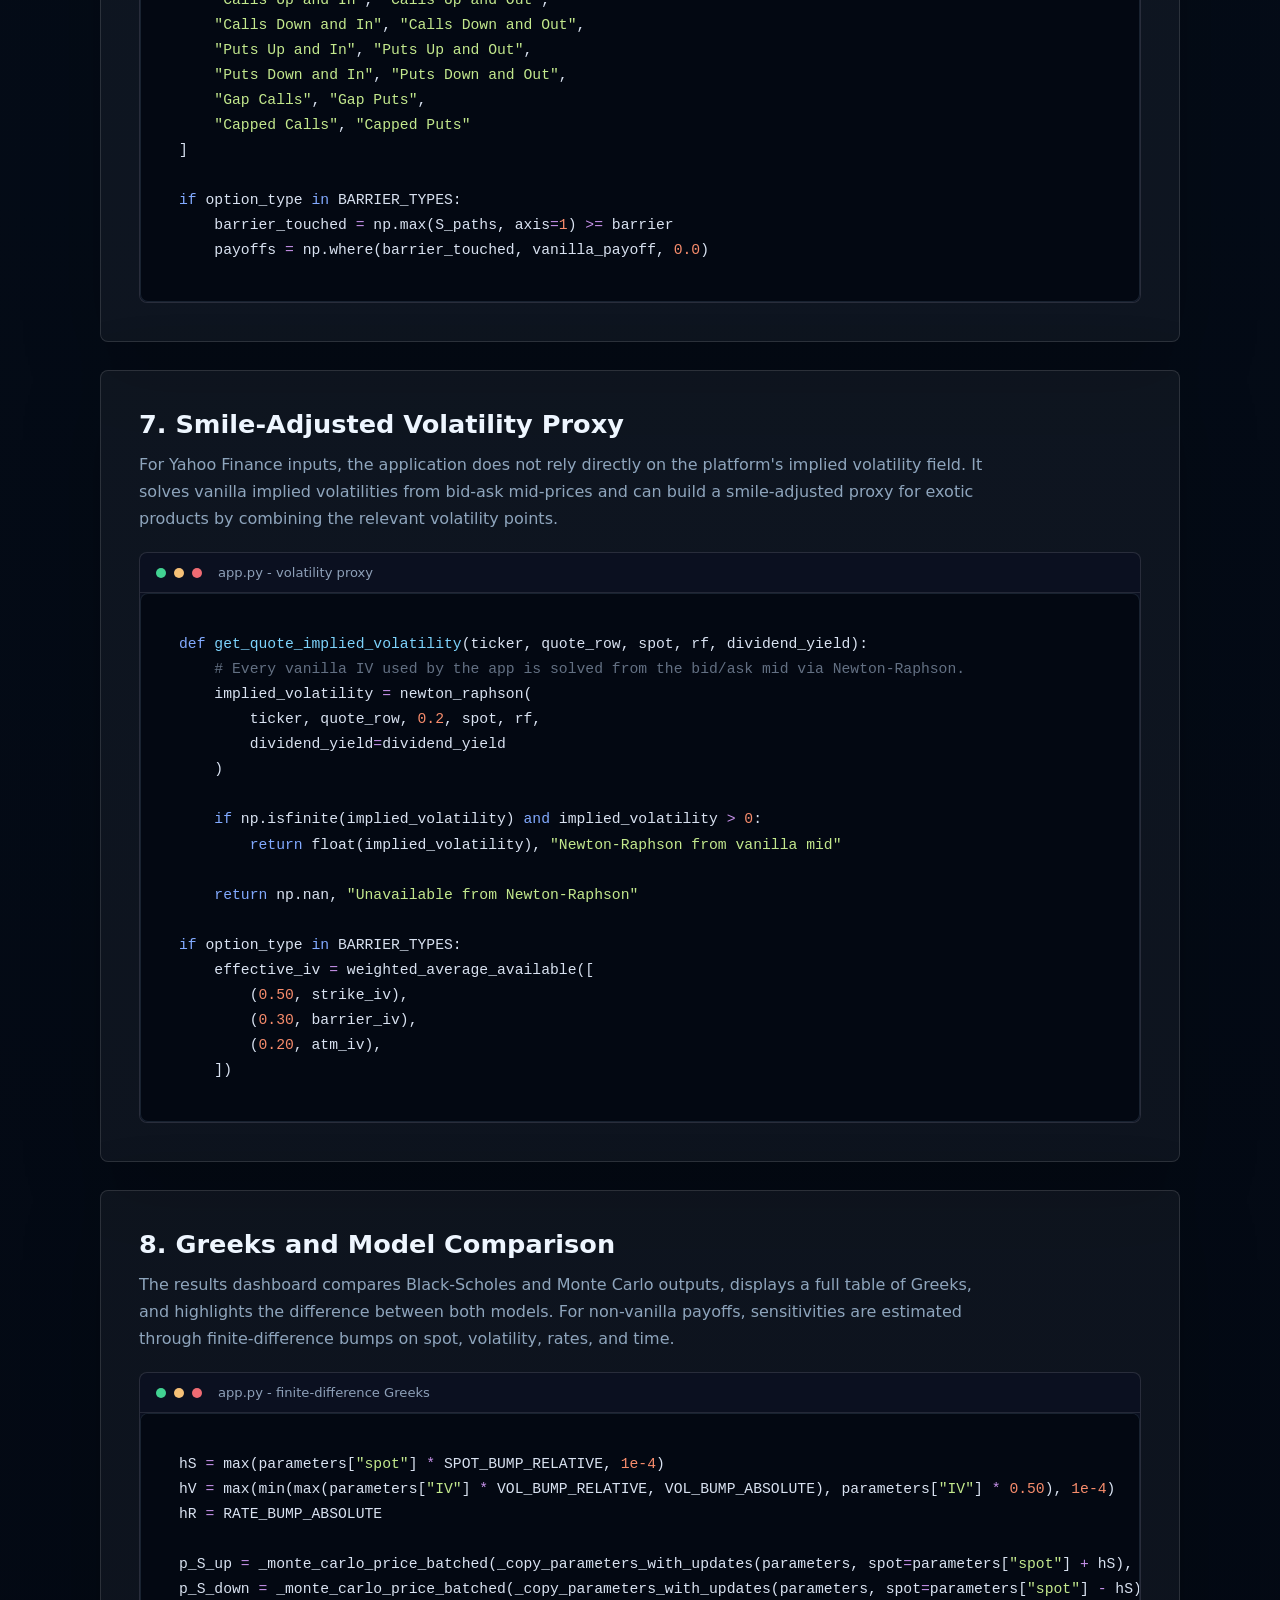
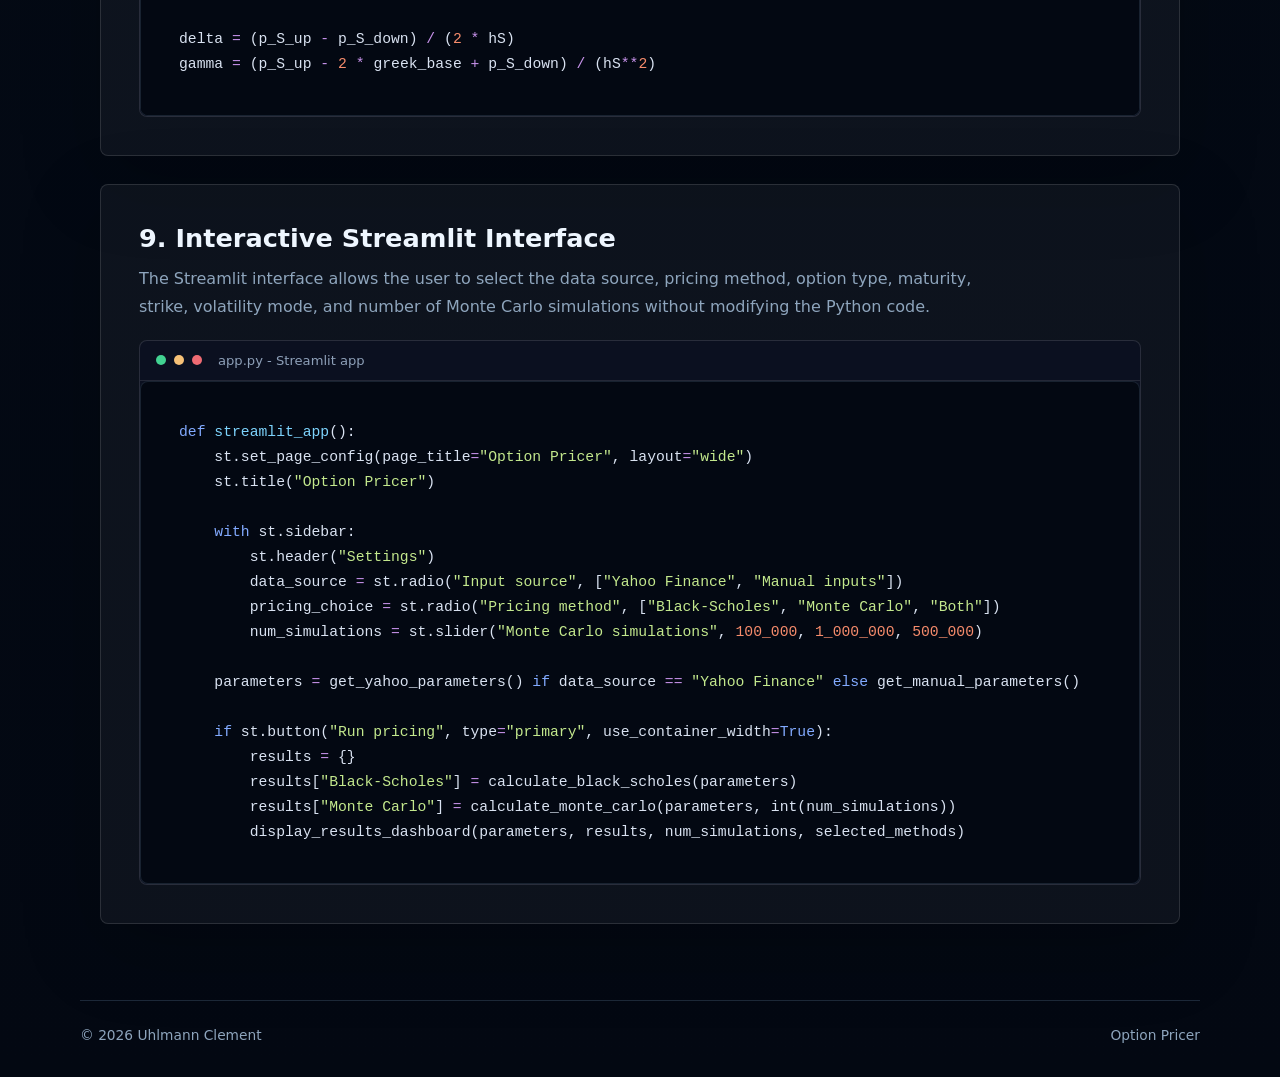
<file: projects/monte-carlo-pricer/index.html>
<!doctype html>
<html lang="en">
  <head>
    <meta charset="utf-8" />
    <meta name="viewport" content="width=device-width, initial-scale=1" />
    <meta
      name="description"
      content="Python derivatives pricer that benchmarks Black-Scholes and Monte Carlo across vanilla and exotic options, highlighting model discrepancies, Greeks exposure, payoff/risk profiles, and the impact of a volatility-skew model."
    />
    <title>Monte Carlo Pricer</title>
    <link rel="stylesheet" href="../../style.css" />
    <style>
      .project-breakdown {
        display: flex;
        flex-direction: column;
        gap: 28px;
        width: min(1120px, calc(100% - 40px));
        margin: 0 auto;
      }

      .breakdown-card {
        width: 100%;
        border: 1px solid rgba(255, 255, 255, 0.12);
        border-radius: 8px;
        background: rgba(255, 255, 255, 0.045);
        padding: clamp(22px, 4vw, 38px);
        box-shadow: 0 24px 80px rgba(0, 0, 0, 0.22);
      }

      .breakdown-card h3 {
        margin: 0 0 12px;
        font-size: clamp(1.25rem, 2vw, 1.75rem);
      }

      .breakdown-card p {
        max-width: 850px;
        margin: 0 0 20px;
        color: var(--muted, #a8b0bd);
        line-height: 1.7;
      }

      .breakdown-card ul {
        margin: 0 0 22px;
        padding-left: 18px;
        color: var(--muted, #a8b0bd);
        line-height: 1.8;
      }

      .code-window {
        overflow: hidden;
        border: 1px solid rgba(255, 255, 255, 0.12);
        border-radius: 8px;
        background: #0b1020;
      }

      .code-window-header {
        display: flex;
        align-items: center;
        gap: 8px;
        padding: 12px 16px;
        border-bottom: 1px solid rgba(255, 255, 255, 0.1);
        color: #8ea0b8;
        font-size: 0.82rem;
      }

      .code-dot {
        width: 10px;
        height: 10px;
        border-radius: 999px;
        background: #42d392;
      }

      .code-dot:nth-child(2) {
        background: #f6c177;
      }

      .code-dot:nth-child(3) {
        background: #ef6b73;
        margin-right: 8px;
      }

      .code-window pre {
        margin: 0;
        padding: 20px;
        overflow-x: auto;
      }

      .code-window code {
        color: #d9e2f1;
        font-size: 0.92rem;
        line-height: 1.7;
      }

      .code-keyword {
        color: #82aaff;
      }

      .code-function {
        color: #7dd3fc;
      }

      .code-string {
        color: #c3e88d;
      }

      .code-number {
        color: #f78c6c;
      }

      .code-comment {
        color: #637083;
      }

      .code-operator {
        color: #c792ea;
      }
    </style>
  </head>
  <body>
    <header class="header">
      <nav class="nav" aria-label="Main navigation">
        <a class="brand" href="../../index.html">Uhlmann Clement</a>
        <div class="nav-links">
          <a href="../../index.html#projects">Projects</a>
        </div>
      </nav>
    </header>

    <main>
      <div class="hero project-detail-hero">
        <div class="reveal">
          <a class="back-link" href="../../index.html#projects">Back to projects</a>
          <p class="eyebrow">Project 01</p>
          <h1>Monte Carlo Pricer</h1>
          <p>Python derivatives pricer that benchmarks Black-Scholes and Monte Carlo across vanilla and exotic options, highlighting model discrepancies, Greeks exposure, payoff/risk profiles, and the impact of a volatility-skew model.</p>
          <div class="actions">
            <a class="button primary" href="https://monte-carlo-pricer-cbci8t84guq963fs3vs2rt.streamlit.app/" target="_blank" rel="noreferrer">Live demo</a>
            <a class="button secondary" href="https://github.com/ClementUlmn/Monte-Carlo-Pricer/blob/main/app.py" target="_blank" rel="noreferrer">View full code</a>
          </div>
        </div>
      </div>

      <section class="content-section">
        <div class="project-breakdown">
          <article class="breakdown-card reveal">
            <h3>1. Project Objective</h3>
            <p>
              The goal of this project is to build a complete option-pricing workstation where users can select market data or manual inputs, choose a pricing methodology, and obtain both theoretical prices and risk sensitivities in a single Streamlit interface.
            </p>
            <ul>
              <li>Input: Yahoo Finance option chains or fully manual parameters.</li>
              <li>Core models: Black-Scholes closed-form pricing and Monte Carlo simulation.</li>
              <li>Output: option price, Greeks, payoff diagram, Monte Carlo paths, and model comparison.</li>
              <li>Coverage: vanilla calls and puts, digital options, barrier options, gap options, and capped options.</li>
            </ul>
          </article>

          <article class="breakdown-card reveal">
            <h3>2. Market Data and Quote Cleaning</h3>
            <p>
              The application retrieves listed option chains from Yahoo Finance, filters out unusable maturities and illiquid quotes, and computes the bid-ask mid-price used as the market reference for volatility calibration.
            </p>
            <div class="code-window">
              <div class="code-window-header">
                <span class="code-dot"></span>
                <span class="code-dot"></span>
                <span class="code-dot"></span>
                <span>app.py - option chain extraction</span>
              </div>
              <pre><code><span class="code-keyword">def</span> <span class="code-function">find_data</span>(ticker, option):
    dfs <span class="code-operator">=</span> []
    maturities <span class="code-operator">=</span> ticker.options
    today <span class="code-operator">=</span> datetime.today()

    <span class="code-keyword">for</span> maturity <span class="code-keyword">in</span> maturities:
        maturity_datetime <span class="code-operator">=</span> datetime.strptime(maturity, <span class="code-string">"%Y-%m-%d"</span>)

        <span class="code-keyword">if</span> maturity_datetime <span class="code-operator">&lt;=</span> today <span class="code-operator">+</span> timedelta(days<span class="code-operator">=</span><span class="code-number">1</span>):
            <span class="code-keyword">continue</span>

        chain <span class="code-operator">=</span> ticker.option_chain(maturity)

        <span class="code-keyword">if</span> option <span class="code-operator">==</span> <span class="code-string">"Calls"</span>:
            df <span class="code-operator">=</span> pd.DataFrame(chain.calls)
            df[<span class="code-string">"option_type"</span>] <span class="code-operator">=</span> <span class="code-string">"Calls"</span>
        <span class="code-keyword">elif</span> option <span class="code-operator">==</span> <span class="code-string">"Puts"</span>:
            df <span class="code-operator">=</span> pd.DataFrame(chain.puts)
            df[<span class="code-string">"option_type"</span>] <span class="code-operator">=</span> <span class="code-string">"Puts"</span>

        df <span class="code-operator">=</span> df[[<span class="code-string">"strike"</span>, <span class="code-string">"bid"</span>, <span class="code-string">"ask"</span>, <span class="code-string">"currency"</span>, <span class="code-string">"option_type"</span>]]
        df[<span class="code-string">"maturity"</span>] <span class="code-operator">=</span> maturity
        dfs.append(df)

    data <span class="code-operator">=</span> pd.concat(dfs, ignore_index<span class="code-operator">=</span><span class="code-keyword">True</span>)
    data[<span class="code-string">"mid"</span>] <span class="code-operator">=</span> (data[<span class="code-string">"bid"</span>] <span class="code-operator">+</span> data[<span class="code-string">"ask"</span>]) <span class="code-operator">/</span> <span class="code-number">2</span>
    data <span class="code-operator">=</span> data.dropna(subset<span class="code-operator">=</span>[<span class="code-string">"strike"</span>, <span class="code-string">"bid"</span>, <span class="code-string">"ask"</span>, <span class="code-string">"mid"</span>])
    <span class="code-keyword">return</span> data[data[<span class="code-string">"mid"</span>] <span class="code-operator">&gt;</span> <span class="code-number">0</span>]</code></pre>
            </div>
          </article>

          <article class="breakdown-card reveal">
            <h3>3. Risk-Free Rate and Dividend Inputs</h3>
            <p>
              The pricing engine uses a currency-aware risk-free rate and automatically estimates the dividend yield from Yahoo Finance. This allows the model to use a cost-of-carry framework rather than assuming a zero-dividend underlying.
            </p>
            <div class="code-window">
              <div class="code-window-header">
                <span class="code-dot"></span>
                <span class="code-dot"></span>
                <span class="code-dot"></span>
                <span>app.py - rates and dividends</span>
              </div>
              <pre><code><span class="code-keyword">def</span> <span class="code-function">risk_free_rate</span>(data):
    currency <span class="code-operator">=</span> data[<span class="code-string">"currency"</span>].iloc[<span class="code-number">0</span>]

    <span class="code-keyword">if</span> currency <span class="code-operator">==</span> <span class="code-string">"USD"</span>:
        url <span class="code-operator">=</span> <span class="code-string">"https://fred.stlouisfed.org/graph/fredgraph.csv?id=SOFR"</span>
        df <span class="code-operator">=</span> pd.read_csv(url)
        rf <span class="code-operator">=</span> float(df[df[<span class="code-string">"SOFR"</span>] <span class="code-operator">!=</span> <span class="code-string">"."</span>][<span class="code-string">"SOFR"</span>].iloc[<span class="code-operator">-</span><span class="code-number">1</span>]) <span class="code-operator">/</span> <span class="code-number">100</span>

    <span class="code-keyword">if</span> currency <span class="code-operator">==</span> <span class="code-string">"EUR"</span>:
        url <span class="code-operator">=</span> <span class="code-string">"https://fred.stlouisfed.org/graph/fredgraph.csv?id=ECBESTRVOLWGTTRMDMNRT"</span>
        df <span class="code-operator">=</span> pd.read_csv(url)
        rf <span class="code-operator">=</span> float(df[df[<span class="code-string">"ECBESTRVOLWGTTRMDMNRT"</span>] <span class="code-operator">!=</span> <span class="code-string">"."</span>][<span class="code-string">"ECBESTRVOLWGTTRMDMNRT"</span>].iloc[<span class="code-operator">-</span><span class="code-number">1</span>]) <span class="code-operator">/</span> <span class="code-number">100</span>

    <span class="code-keyword">return</span> rf

<span class="code-keyword">def</span> <span class="code-function">get_dividend_yield_from_yahoo</span>(symbol, spot):
    dividends <span class="code-operator">=</span> yf.Ticker(symbol).dividends
    annual_dividend <span class="code-operator">=</span> dividends[dividends.index <span class="code-operator">&gt;=</span> one_year_ago].sum()
    <span class="code-keyword">return</span> annual_dividend <span class="code-operator">/</span> spot</code></pre>
            </div>
          </article>

          <article class="breakdown-card reveal">
            <h3>4. Black-Scholes Pricing Engine</h3>
            <p>
              The Black-Scholes module prices standard calls and puts analytically. It also computes the main first-order and second-order sensitivities used in risk management: delta, gamma, vega, theta, rho, volga, and vanna.
            </p>
            <div class="code-window">
              <div class="code-window-header">
                <span class="code-dot"></span>
                <span class="code-dot"></span>
                <span class="code-dot"></span>
                <span>app.py - Black-Scholes core</span>
              </div>
              <pre><code><span class="code-keyword">def</span> <span class="code-function">vanilla_price</span>(S, K, tau, sigma, r, q, opt):
    d1 <span class="code-operator">=</span> (np.log(S <span class="code-operator">/</span> K) <span class="code-operator">+</span> (r <span class="code-operator">-</span> q <span class="code-operator">+</span> <span class="code-number">0.5</span> <span class="code-operator">*</span> sigma<span class="code-operator">**</span><span class="code-number">2</span>) <span class="code-operator">*</span> tau) <span class="code-operator">/</span> (sigma <span class="code-operator">*</span> np.sqrt(tau))
    d2 <span class="code-operator">=</span> d1 <span class="code-operator">-</span> sigma <span class="code-operator">*</span> np.sqrt(tau)

    <span class="code-keyword">if</span> opt <span class="code-operator">==</span> <span class="code-string">"Calls"</span>:
        <span class="code-keyword">return</span> S <span class="code-operator">*</span> np.exp(<span class="code-operator">-</span>q <span class="code-operator">*</span> tau) <span class="code-operator">*</span> norm.cdf(d1) <span class="code-operator">-</span> K <span class="code-operator">*</span> np.exp(<span class="code-operator">-</span>r <span class="code-operator">*</span> tau) <span class="code-operator">*</span> norm.cdf(d2)

    <span class="code-keyword">if</span> opt <span class="code-operator">==</span> <span class="code-string">"Puts"</span>:
        <span class="code-keyword">return</span> K <span class="code-operator">*</span> np.exp(<span class="code-operator">-</span>r <span class="code-operator">*</span> tau) <span class="code-operator">*</span> norm.cdf(<span class="code-operator">-</span>d2) <span class="code-operator">-</span> S <span class="code-operator">*</span> np.exp(<span class="code-operator">-</span>q <span class="code-operator">*</span> tau) <span class="code-operator">*</span> norm.cdf(<span class="code-operator">-</span>d1)

gamma <span class="code-operator">=</span> np.exp(<span class="code-operator">-</span>q <span class="code-operator">*</span> T) <span class="code-operator">*</span> norm.pdf(d1) <span class="code-operator">/</span> (spot <span class="code-operator">*</span> IV <span class="code-operator">*</span> np.sqrt(T))
vega <span class="code-operator">=</span> spot <span class="code-operator">*</span> np.exp(<span class="code-operator">-</span>q <span class="code-operator">*</span> T) <span class="code-operator">*</span> norm.pdf(d1) <span class="code-operator">*</span> np.sqrt(T)</code></pre>
            </div>
          </article>

          <article class="breakdown-card reveal">
            <h3>5. Monte Carlo Simulation Engine</h3>
            <p>
              The Monte Carlo engine simulates geometric Brownian motion paths under the risk-neutral measure. It discounts the average payoff and supports a large number of simulations with batching for performance and stability.
            </p>
            <div class="code-window">
              <div class="code-window-header">
                <span class="code-dot"></span>
                <span class="code-dot"></span>
                <span class="code-dot"></span>
                <span>app.py - Monte Carlo paths</span>
              </div>
              <pre><code><span class="code-keyword">def</span> <span class="code-function">simulate_paths</span>(S0, tau, sigma, r, q, rng_seed):
    n_steps <span class="code-operator">=</span> max(<span class="code-number">1</span>, int(np.ceil(tau <span class="code-operator">*</span> steps_per_year)))
    dt <span class="code-operator">=</span> tau <span class="code-operator">/</span> n_steps

    rng <span class="code-operator">=</span> np.random.default_rng(rng_seed)
    Z <span class="code-operator">=</span> rng.standard_normal((num_simulations, n_steps))

    log_returns <span class="code-operator">=</span> (r <span class="code-operator">-</span> q <span class="code-operator">-</span> <span class="code-number">0.5</span> <span class="code-operator">*</span> sigma<span class="code-operator">**</span><span class="code-number">2</span>) <span class="code-operator">*</span> dt <span class="code-operator">+</span> sigma <span class="code-operator">*</span> np.sqrt(dt) <span class="code-operator">*</span> Z
    S_paths <span class="code-operator">=</span> S0 <span class="code-operator">*</span> np.exp(np.cumsum(log_returns, axis<span class="code-operator">=</span><span class="code-number">1</span>))
    S_paths <span class="code-operator">=</span> np.column_stack((np.full(num_simulations, S0), S_paths))

    <span class="code-keyword">return</span> S_paths

price <span class="code-operator">=</span> np.exp(<span class="code-operator">-</span>r <span class="code-operator">*</span> tau) <span class="code-operator">*</span> np.mean(payoffs)</code></pre>
            </div>
          </article>

          <article class="breakdown-card reveal">
            <h3>6. Exotic Option Coverage</h3>
            <p>
              Beyond vanilla options, the dashboard supports digital cash-or-nothing and asset-or-nothing options, up-and-in/up-and-out and down-and-in/down-and-out barriers, gap options, and capped payoffs. This makes the project closer to a derivatives analytics tool than a simple Black-Scholes calculator.
            </p>
            <div class="code-window">
              <div class="code-window-header">
                <span class="code-dot"></span>
                <span class="code-dot"></span>
                <span class="code-dot"></span>
                <span>app.py - supported option types</span>
              </div>
              <pre><code>EXOTIC_OPTION_TYPES <span class="code-operator">=</span> [
    <span class="code-string">"Calls"</span>, <span class="code-string">"Puts"</span>,
    <span class="code-string">"Digital Calls Cash or Nothing"</span>, <span class="code-string">"Digital Puts Cash or Nothing"</span>,
    <span class="code-string">"Digital Calls Asset or Nothing"</span>, <span class="code-string">"Digital Puts Asset or Nothing"</span>,
    <span class="code-string">"Calls Up and In"</span>, <span class="code-string">"Calls Up and Out"</span>,
    <span class="code-string">"Calls Down and In"</span>, <span class="code-string">"Calls Down and Out"</span>,
    <span class="code-string">"Puts Up and In"</span>, <span class="code-string">"Puts Up and Out"</span>,
    <span class="code-string">"Puts Down and In"</span>, <span class="code-string">"Puts Down and Out"</span>,
    <span class="code-string">"Gap Calls"</span>, <span class="code-string">"Gap Puts"</span>,
    <span class="code-string">"Capped Calls"</span>, <span class="code-string">"Capped Puts"</span>
]

<span class="code-keyword">if</span> option_type <span class="code-keyword">in</span> BARRIER_TYPES:
    barrier_touched <span class="code-operator">=</span> np.max(S_paths, axis<span class="code-operator">=</span><span class="code-number">1</span>) <span class="code-operator">&gt;=</span> barrier
    payoffs <span class="code-operator">=</span> np.where(barrier_touched, vanilla_payoff, <span class="code-number">0.0</span>)</code></pre>
            </div>
          </article>

          <article class="breakdown-card reveal">
            <h3>7. Smile-Adjusted Volatility Proxy</h3>
            <p>
              For Yahoo Finance inputs, the application does not rely directly on the platform's implied volatility field. It solves vanilla implied volatilities from bid-ask mid-prices and can build a smile-adjusted proxy for exotic products by combining the relevant volatility points.
            </p>
            <div class="code-window">
              <div class="code-window-header">
                <span class="code-dot"></span>
                <span class="code-dot"></span>
                <span class="code-dot"></span>
                <span>app.py - volatility proxy</span>
              </div>
              <pre><code><span class="code-keyword">def</span> <span class="code-function">get_quote_implied_volatility</span>(ticker, quote_row, spot, rf, dividend_yield):
    <span class="code-comment"># Every vanilla IV used by the app is solved from the bid/ask mid via Newton-Raphson.</span>
    implied_volatility <span class="code-operator">=</span> newton_raphson(
        ticker, quote_row, <span class="code-number">0.2</span>, spot, rf,
        dividend_yield<span class="code-operator">=</span>dividend_yield
    )

    <span class="code-keyword">if</span> np.isfinite(implied_volatility) <span class="code-keyword">and</span> implied_volatility <span class="code-operator">&gt;</span> <span class="code-number">0</span>:
        <span class="code-keyword">return</span> float(implied_volatility), <span class="code-string">"Newton-Raphson from vanilla mid"</span>

    <span class="code-keyword">return</span> np.nan, <span class="code-string">"Unavailable from Newton-Raphson"</span>

<span class="code-keyword">if</span> option_type <span class="code-keyword">in</span> BARRIER_TYPES:
    effective_iv <span class="code-operator">=</span> weighted_average_available([
        (<span class="code-number">0.50</span>, strike_iv),
        (<span class="code-number">0.30</span>, barrier_iv),
        (<span class="code-number">0.20</span>, atm_iv),
    ])</code></pre>
            </div>
          </article>

          <article class="breakdown-card reveal">
            <h3>8. Greeks and Model Comparison</h3>
            <p>
              The results dashboard compares Black-Scholes and Monte Carlo outputs, displays a full table of Greeks, and highlights the difference between both models. For non-vanilla payoffs, sensitivities are estimated through finite-difference bumps on spot, volatility, rates, and time.
            </p>
            <div class="code-window">
              <div class="code-window-header">
                <span class="code-dot"></span>
                <span class="code-dot"></span>
                <span class="code-dot"></span>
                <span>app.py - finite-difference Greeks</span>
              </div>
              <pre><code>hS <span class="code-operator">=</span> max(parameters[<span class="code-string">"spot"</span>] <span class="code-operator">*</span> SPOT_BUMP_RELATIVE, <span class="code-number">1e-4</span>)
hV <span class="code-operator">=</span> max(min(max(parameters[<span class="code-string">"IV"</span>] <span class="code-operator">*</span> VOL_BUMP_RELATIVE, VOL_BUMP_ABSOLUTE), parameters[<span class="code-string">"IV"</span>] <span class="code-operator">*</span> <span class="code-number">0.50</span>), <span class="code-number">1e-4</span>)
hR <span class="code-operator">=</span> RATE_BUMP_ABSOLUTE

p_S_up <span class="code-operator">=</span> _monte_carlo_price_batched(_copy_parameters_with_updates(parameters, spot<span class="code-operator">=</span>parameters[<span class="code-string">"spot"</span>] <span class="code-operator">+</span> hS), greek_simulations)
p_S_down <span class="code-operator">=</span> _monte_carlo_price_batched(_copy_parameters_with_updates(parameters, spot<span class="code-operator">=</span>parameters[<span class="code-string">"spot"</span>] <span class="code-operator">-</span> hS), greek_simulations)

delta <span class="code-operator">=</span> (p_S_up <span class="code-operator">-</span> p_S_down) <span class="code-operator">/</span> (<span class="code-number">2</span> <span class="code-operator">*</span> hS)
gamma <span class="code-operator">=</span> (p_S_up <span class="code-operator">-</span> <span class="code-number">2</span> <span class="code-operator">*</span> greek_base <span class="code-operator">+</span> p_S_down) <span class="code-operator">/</span> (hS<span class="code-operator">**</span><span class="code-number">2</span>)</code></pre>
            </div>
          </article>

          <article class="breakdown-card reveal">
            <h3>9. Interactive Streamlit Interface</h3>
            <p>
              The Streamlit interface allows the user to select the data source, pricing method, option type, maturity, strike, volatility mode, and number of Monte Carlo simulations without modifying the Python code.
            </p>
            <div class="code-window">
              <div class="code-window-header">
                <span class="code-dot"></span>
                <span class="code-dot"></span>
                <span class="code-dot"></span>
                <span>app.py - Streamlit app</span>
              </div>
              <pre><code><span class="code-keyword">def</span> <span class="code-function">streamlit_app</span>():
    st.set_page_config(page_title<span class="code-operator">=</span><span class="code-string">"Option Pricer"</span>, layout<span class="code-operator">=</span><span class="code-string">"wide"</span>)
    st.title(<span class="code-string">"Option Pricer"</span>)

    <span class="code-keyword">with</span> st.sidebar:
        st.header(<span class="code-string">"Settings"</span>)
        data_source <span class="code-operator">=</span> st.radio(<span class="code-string">"Input source"</span>, [<span class="code-string">"Yahoo Finance"</span>, <span class="code-string">"Manual inputs"</span>])
        pricing_choice <span class="code-operator">=</span> st.radio(<span class="code-string">"Pricing method"</span>, [<span class="code-string">"Black-Scholes"</span>, <span class="code-string">"Monte Carlo"</span>, <span class="code-string">"Both"</span>])
        num_simulations <span class="code-operator">=</span> st.slider(<span class="code-string">"Monte Carlo simulations"</span>, <span class="code-number">100_000</span>, <span class="code-number">1_000_000</span>, <span class="code-number">500_000</span>)

    parameters <span class="code-operator">=</span> get_yahoo_parameters() <span class="code-keyword">if</span> data_source <span class="code-operator">==</span> <span class="code-string">"Yahoo Finance"</span> <span class="code-keyword">else</span> get_manual_parameters()

    <span class="code-keyword">if</span> st.button(<span class="code-string">"Run pricing"</span>, type<span class="code-operator">=</span><span class="code-string">"primary"</span>, use_container_width<span class="code-operator">=</span><span class="code-keyword">True</span>):
        results <span class="code-operator">=</span> {}
        results[<span class="code-string">"Black-Scholes"</span>] <span class="code-operator">=</span> calculate_black_scholes(parameters)
        results[<span class="code-string">"Monte Carlo"</span>] <span class="code-operator">=</span> calculate_monte_carlo(parameters, int(num_simulations))
        display_results_dashboard(parameters, results, num_simulations, selected_methods)</code></pre>
            </div>
          </article>
        </div>
      </section>
    </main>

    <footer class="footer">
      <span>&copy; <span id="year"></span> Uhlmann Clement</span>
      <span>Option Pricer</span>
    </footer>

    <script>
      const observer = new IntersectionObserver((entries) => {
        entries.forEach((entry) => {
          if (entry.isIntersecting) {
            entry.target.classList.add("visible");
            observer.unobserve(entry.target);
          }
        });
      }, { threshold: 0.14 });

      document.querySelectorAll(".reveal").forEach((item) => observer.observe(item));
      document.querySelector("#year").textContent = new Date().getFullYear();
    </script>
  </body>
</html>
</file>
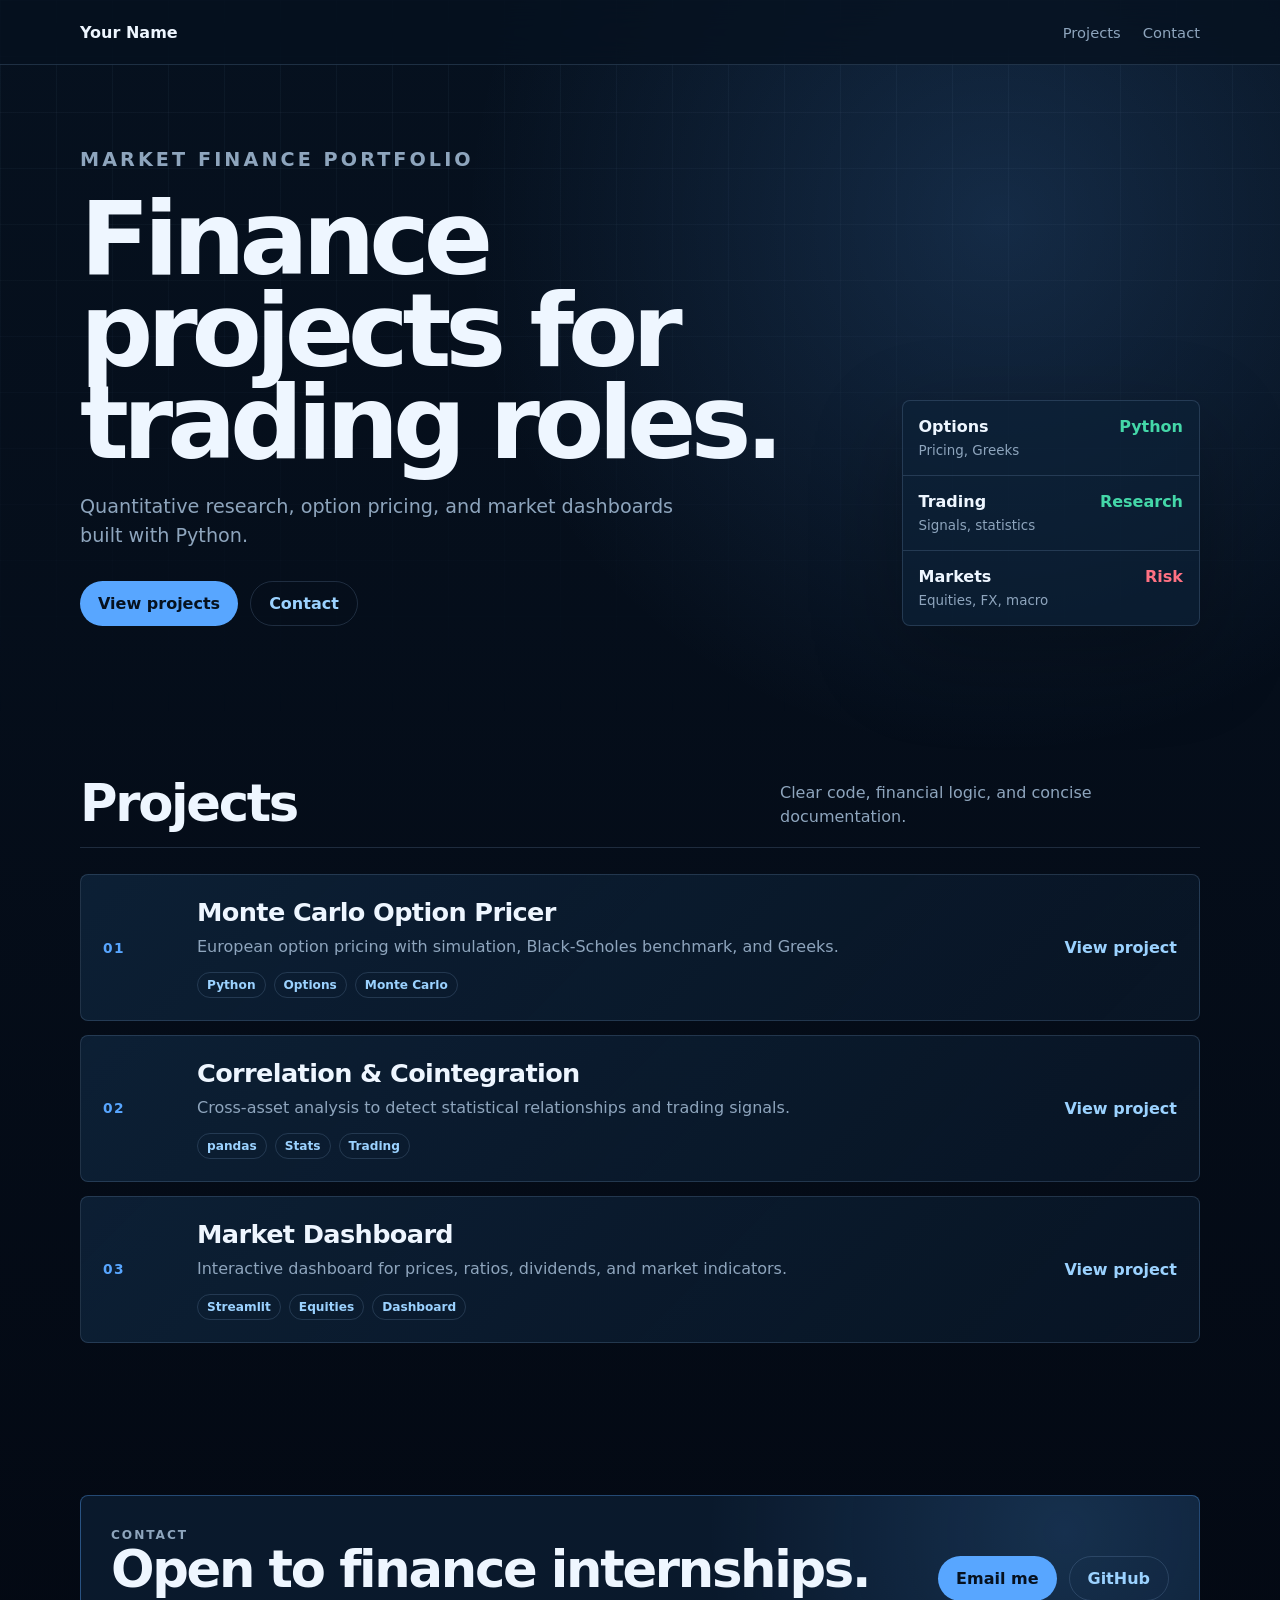
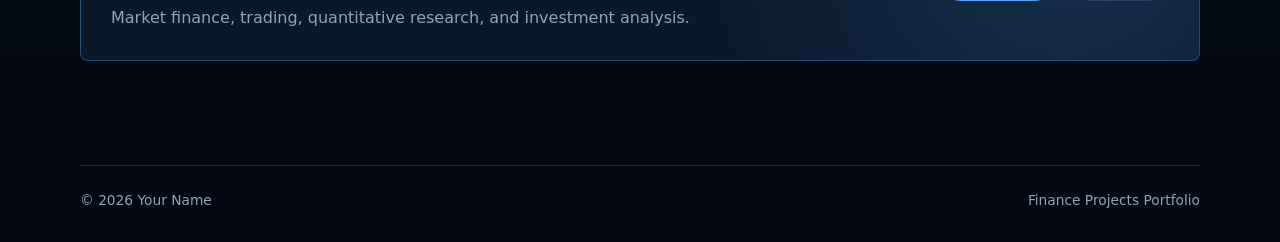
<file: index (7).html>
<!doctype html>
<html lang="en">
  <head>
    <meta charset="utf-8" />
    <meta name="viewport" content="width=device-width, initial-scale=1" />
    <meta
      name="description"
      content="Finance projects portfolio focused on market finance, quantitative analysis, and trading research."
    />
    <title>Finance Projects Portfolio</title>
    <link rel="stylesheet" href="style.css" />
  </head>
  <body>
    <header class="header">
      <nav class="nav" aria-label="Main navigation">
        <a class="brand" href="#top">Your Name</a>
        <div class="nav-links">
          <a href="#projects">Projects</a>
          <a href="#contact">Contact</a>
        </div>
      </nav>
    </header>

    <main id="top">
      <div class="hero">
        <div class="reveal">
          <p class="eyebrow">Market finance portfolio</p>
          <h1>Finance projects for trading roles.</h1>
          <p>Quantitative research, option pricing, and market dashboards built with Python.</p>
          <div class="actions">
            <a class="button primary" href="#projects">View projects</a>
            <a class="button secondary" href="mailto:your.email@example.com">Contact</a>
          </div>
        </div>

        <aside class="market-card reveal" aria-label="Finance focus">
          <div class="market-row">
            <div>
              <strong>Options</strong>
              <span>Pricing, Greeks</span>
            </div>
            <b class="up">Python</b>
          </div>
          <div class="market-row">
            <div>
              <strong>Trading</strong>
              <span>Signals, statistics</span>
            </div>
            <b class="up">Research</b>
          </div>
          <div class="market-row">
            <div>
              <strong>Markets</strong>
              <span>Equities, FX, macro</span>
            </div>
            <b class="down">Risk</b>
          </div>
        </aside>
      </div>

      <section id="projects" aria-labelledby="projects-title">
        <div class="section-head reveal">
          <h2 id="projects-title">Projects</h2>
          <p class="section-note">Clear code, financial logic, and concise documentation.</p>
        </div>

        <div class="projects">
          <article class="project reveal">
            <div class="number">01</div>
            <div>
              <h3>Monte Carlo Option Pricer</h3>
              <p>European option pricing with simulation, Black-Scholes benchmark, and Greeks.</p>
              <div class="tags">
                <span class="tag">Python</span>
                <span class="tag">Options</span>
                <span class="tag">Monte Carlo</span>
              </div>
            </div>
            <a class="project-link" href="projects/monte-carlo-option-pricer/">View project</a>
          </article>

          <article class="project reveal">
            <div class="number">02</div>
            <div>
              <h3>Correlation & Cointegration</h3>
              <p>Cross-asset analysis to detect statistical relationships and trading signals.</p>
              <div class="tags">
                <span class="tag">pandas</span>
                <span class="tag">Stats</span>
                <span class="tag">Trading</span>
              </div>
            </div>
            <a class="project-link" href="projects/correlation-cointegration/">View project</a>
          </article>

          <article class="project reveal">
            <div class="number">03</div>
            <div>
              <h3>Market Dashboard</h3>
              <p>Interactive dashboard for prices, ratios, dividends, and market indicators.</p>
              <div class="tags">
                <span class="tag">Streamlit</span>
                <span class="tag">Equities</span>
                <span class="tag">Dashboard</span>
              </div>
            </div>
            <a class="project-link" href="projects/market-dashboard/">View project</a>
          </article>
        </div>
      </section>

      <section class="contact" id="contact" aria-labelledby="contact-title">
        <div class="contact-box reveal">
          <div>
            <p class="eyebrow">Contact</p>
            <h2 id="contact-title">Open to finance internships.</h2>
            <p>Market finance, trading, quantitative research, and investment analysis.</p>
          </div>
          <div class="actions compact-actions">
            <a class="button primary" href="mailto:your.email@example.com">Email me</a>
            <a class="button secondary" href="https://github.com/your-username" target="_blank" rel="noreferrer">GitHub</a>
          </div>
        </div>
      </section>
    </main>

    <footer class="footer">
      <span>© <span id="year"></span> Your Name</span>
      <span>Finance Projects Portfolio</span>
    </footer>

    <script>
      const observer = new IntersectionObserver(
        (entries) => {
          entries.forEach((entry) => {
            if (entry.isIntersecting) {
              entry.target.classList.add("visible");
              observer.unobserve(entry.target);
            }
          });
        },
        { threshold: 0.14 }
      );

      document.querySelectorAll(".reveal").forEach((item) => observer.observe(item));
      document.querySelector("#year").textContent = new Date().getFullYear();
    </script>
  </body>
</html>
</file>
<file: style.css>
:root {
  --bg: #06111f;
  --bg-2: #091a2d;
  --panel: #0d2137;
  --panel-2: #0a1829;
  --ink: #eef6ff;
  --muted: #8ea5bd;
  --line: rgba(151, 190, 229, 0.18);
  --blue: #58a6ff;
  --blue-2: #9bd2ff;
  --green: #44d7a8;
  --red: #ff7182;
  --max: 1120px;
  --radius: 8px;
}

* {
  box-sizing: border-box;
}

html {
  scroll-behavior: smooth;
}

body {
  margin: 0;
  min-height: 100vh;
  background:
    radial-gradient(circle at 78% 12%, rgba(88, 166, 255, 0.18), transparent 28%),
    linear-gradient(180deg, var(--bg) 0%, #030812 100%);
  color: var(--ink);
  font-family:
    Inter, ui-sans-serif, system-ui, -apple-system, BlinkMacSystemFont,
    "Segoe UI", sans-serif;
  letter-spacing: 0;
}

body::before {
  content: "";
  position: fixed;
  inset: 0;
  pointer-events: none;
  background-image:
    linear-gradient(rgba(151, 190, 229, 0.055) 1px, transparent 1px),
    linear-gradient(90deg, rgba(151, 190, 229, 0.055) 1px, transparent 1px);
  background-size: 56px 56px;
  mask-image: linear-gradient(180deg, #000 0%, transparent 82%);
}

a {
  color: inherit;
  text-decoration: none;
}

.header {
  position: fixed;
  top: 0;
  left: 0;
  right: 0;
  z-index: 10;
  border-bottom: 1px solid var(--line);
  background: rgba(6, 17, 31, 0.78);
  backdrop-filter: blur(16px);
}

.nav {
  width: min(var(--max), calc(100% - 32px));
  min-height: 64px;
  margin: 0 auto;
  display: flex;
  align-items: center;
  justify-content: space-between;
  gap: 20px;
}

.brand {
  font-weight: 800;
  color: var(--ink);
}

.nav-links {
  display: flex;
  gap: 22px;
  color: var(--muted);
  font-size: 0.92rem;
}

.nav-links a,
.project-link,
.text-link {
  transition: color 180ms ease;
}

.nav-links a:hover,
.project-link:hover,
.text-link:hover {
  color: var(--blue-2);
}

main {
  position: relative;
}

.hero {
  width: min(var(--max), calc(100% - 32px));
  min-height: 78svh;
  margin: 0 auto;
  padding: 138px 0 76px;
  display: grid;
  grid-template-columns: minmax(0, 0.72fr) minmax(260px, 0.28fr);
  gap: 54px;
  align-items: end;
}

.project-hero {
  width: min(var(--max), calc(100% - 32px));
  margin: 0 auto;
  padding: 132px 0 56px;
}

.project-detail-hero {
  min-height: auto;
  padding-bottom: 46px;
}

.project-summary {
  margin-top: 26px;
}

.back-link {
  display: inline-flex;
  margin-bottom: 34px;
  color: var(--blue-2);
  font-weight: 800;
}

.eyebrow {
  margin: 0 0 18px;
  color: var(--blue-2);
  font-size: 0.76rem;
  font-weight: 800;
  letter-spacing: 0.16em;
  text-transform: uppercase;
}

h1,
h2,
h3,
p {
  margin-top: 0;
}

h1 {
  max-width: 820px;
  margin-bottom: 22px;
  font-size: clamp(3.2rem, 8vw, 7.4rem);
  line-height: 0.9;
  letter-spacing: -0.06em;
}

.project-hero h1 {
  max-width: 980px;
}

.hero p,
.project-hero p {
  max-width: 640px;
  color: var(--muted);
  font-size: clamp(1.02rem, 1.8vw, 1.2rem);
  line-height: 1.55;
}

.actions {
  margin-top: 30px;
  display: flex;
  flex-wrap: wrap;
  gap: 12px;
}

.compact-actions {
  margin-top: 0;
}

.button {
  display: inline-flex;
  min-height: 45px;
  align-items: center;
  justify-content: center;
  border-radius: 999px;
  padding: 0 18px;
  font-weight: 800;
  transition:
    transform 180ms ease,
    border-color 180ms ease,
    background 180ms ease;
}

.button:hover {
  transform: translateY(-2px);
}

.button.primary {
  background: var(--blue);
  color: #06111f;
}

.button.secondary {
  border: 1px solid var(--line);
  color: var(--blue-2);
}

.market-card {
  border: 1px solid var(--line);
  border-radius: var(--radius);
  background: rgba(13, 33, 55, 0.68);
  box-shadow: 0 30px 90px rgba(0, 0, 0, 0.28);
  overflow: hidden;
}

.market-row {
  display: grid;
  grid-template-columns: 1fr auto;
  gap: 18px;
  padding: 16px;
  border-bottom: 1px solid var(--line);
}

.market-row:last-child {
  border-bottom: 0;
}

.market-row span {
  color: var(--muted);
  font-size: 0.84rem;
}

.market-row strong {
  display: block;
  margin-bottom: 4px;
}

.up {
  color: var(--green);
}

.down {
  color: var(--red);
}

section,
.content-section {
  width: min(var(--max), calc(100% - 32px));
  margin: 0 auto;
  padding: 76px 0;
}

.section-head {
  display: flex;
  align-items: end;
  justify-content: space-between;
  gap: 24px;
  margin-bottom: 26px;
  border-bottom: 1px solid var(--line);
  padding-bottom: 18px;
}

h2 {
  margin-bottom: 0;
  font-size: clamp(2rem, 4vw, 3.8rem);
  line-height: 1;
  letter-spacing: -0.045em;
}

.section-note {
  max-width: 420px;
  margin-bottom: 0;
  color: var(--muted);
  line-height: 1.5;
}

.projects {
  display: grid;
  gap: 14px;
}

.project {
  display: grid;
  grid-template-columns: 70px minmax(0, 1fr) auto;
  gap: 24px;
  align-items: center;
  min-height: 132px;
  padding: 22px;
  border: 1px solid var(--line);
  border-radius: var(--radius);
  background: linear-gradient(135deg, rgba(13, 33, 55, 0.92), rgba(10, 24, 41, 0.74));
  transition:
    transform 180ms ease,
    border-color 180ms ease,
    background 180ms ease;
}

.project:hover {
  transform: translateY(-3px);
  border-color: rgba(88, 166, 255, 0.55);
  background: linear-gradient(135deg, rgba(17, 45, 76, 0.96), rgba(10, 24, 41, 0.8));
}

.number {
  color: var(--blue);
  font-size: 0.86rem;
  font-weight: 900;
  letter-spacing: 0.1em;
}

.project h3 {
  margin-bottom: 8px;
  font-size: clamp(1.25rem, 2vw, 1.65rem);
  letter-spacing: -0.025em;
}

.project p {
  max-width: 650px;
  margin-bottom: 12px;
  color: var(--muted);
  line-height: 1.55;
}

.tags {
  display: flex;
  flex-wrap: wrap;
  gap: 8px;
}

.tag {
  border: 1px solid var(--line);
  border-radius: 999px;
  padding: 5px 9px;
  color: var(--blue-2);
  font-size: 0.76rem;
  font-weight: 750;
}

.project-link,
.text-link {
  white-space: nowrap;
  color: var(--blue-2);
  font-weight: 900;
}

.detail-grid {
  display: grid;
  grid-template-columns: minmax(0, 0.62fr) minmax(260px, 0.38fr);
  gap: 18px;
}

.detail-panel,
.code-panel {
  border: 1px solid var(--line);
  border-radius: var(--radius);
  background: rgba(13, 33, 55, 0.68);
  padding: 24px;
}

.detail-panel h3,
.code-panel h3 {
  margin-bottom: 14px;
  font-size: 1.15rem;
}

.detail-panel p,
.detail-panel li {
  color: var(--muted);
  line-height: 1.62;
}

.detail-panel ul {
  margin: 0;
  padding-left: 18px;
}

.metric-grid {
  display: grid;
  grid-template-columns: repeat(3, 1fr);
  gap: 12px;
  margin: 24px 0 0;
}

.metric {
  border-top: 1px solid var(--line);
  padding-top: 14px;
}

.metric strong {
  display: block;
  color: var(--ink);
  font-size: 1.2rem;
}

.metric span {
  color: var(--muted);
  font-size: 0.86rem;
}

pre {
  margin: 0;
  overflow-x: auto;
  border-radius: var(--radius);
  background: #030812;
  border: 1px solid rgba(151, 190, 229, 0.14);
}

code {
  display: block;
  padding: 18px;
  color: #d9ecff;
  font-family: "SFMono-Regular", Consolas, "Liberation Mono", monospace;
  font-size: 0.86rem;
  line-height: 1.55;
}

.contact {
  padding-bottom: 104px;
}

.contact-box {
  display: grid;
  grid-template-columns: minmax(0, 1fr) auto;
  gap: 28px;
  align-items: center;
  border: 1px solid rgba(88, 166, 255, 0.34);
  border-radius: var(--radius);
  padding: 30px;
  background:
    radial-gradient(circle at 88% 22%, rgba(88, 166, 255, 0.16), transparent 36%),
    rgba(13, 33, 55, 0.72);
}

.contact h2 {
  margin-bottom: 10px;
}

.contact p {
  margin-bottom: 0;
  color: var(--muted);
  line-height: 1.55;
}

.footer {
  width: min(var(--max), calc(100% - 32px));
  margin: 0 auto;
  padding: 26px 0 34px;
  border-top: 1px solid var(--line);
  display: flex;
  justify-content: space-between;
  gap: 18px;
  color: var(--muted);
  font-size: 0.86rem;
}

.reveal {
  opacity: 0;
  transform: translateY(18px);
  transition:
    opacity 520ms ease,
    transform 520ms ease;
}

.reveal.visible {
  opacity: 1;
  transform: translateY(0);
}

@media (max-width: 820px) {
  .nav-links {
    display: none;
  }

  .hero,
  .contact-box,
  .detail-grid {
    grid-template-columns: 1fr;
  }

  .hero {
    min-height: auto;
    padding-top: 112px;
  }

  .section-head {
    display: block;
  }

  .section-note {
    margin-top: 12px;
  }

  .project {
    grid-template-columns: 1fr;
    gap: 14px;
  }

  .project-link {
    justify-self: start;
  }

  .metric-grid {
    grid-template-columns: 1fr;
  }
}

@media (max-width: 540px) {
  section,
  .content-section {
    padding: 58px 0;
  }

  .project-hero {
    padding-top: 104px;
  }

  h1 {
    font-size: clamp(3rem, 18vw, 4.6rem);
  }

  .actions,
  .footer {
    flex-direction: column;
  }

  .button {
    width: 100%;
  }

  .contact-box,
  .detail-panel,
  .code-panel {
    padding: 22px;
  }
}

@media (prefers-reduced-motion: reduce) {
  *,
  *::before,
  *::after {
    scroll-behavior: auto !important;
    animation-duration: 0.001ms !important;
    animation-iteration-count: 1 !important;
    transition-duration: 0.001ms !important;
  }
}
</file>
